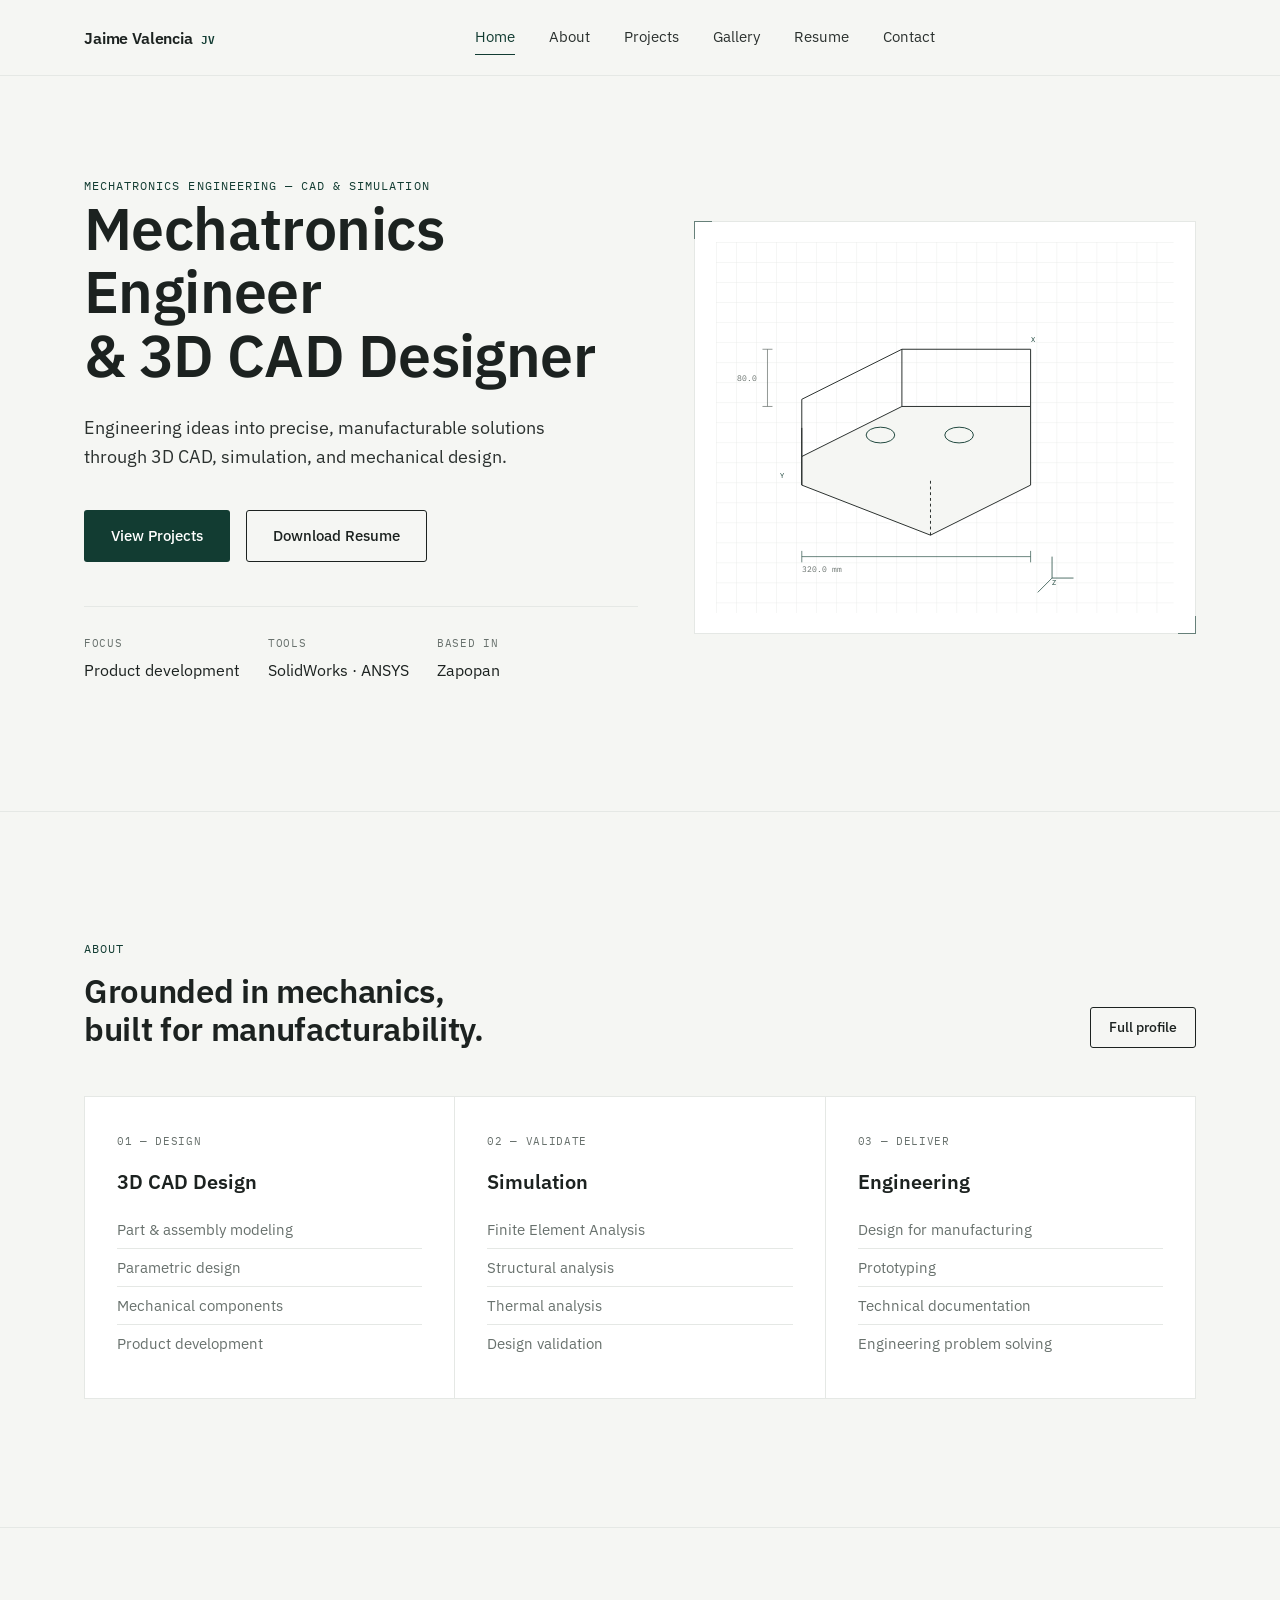
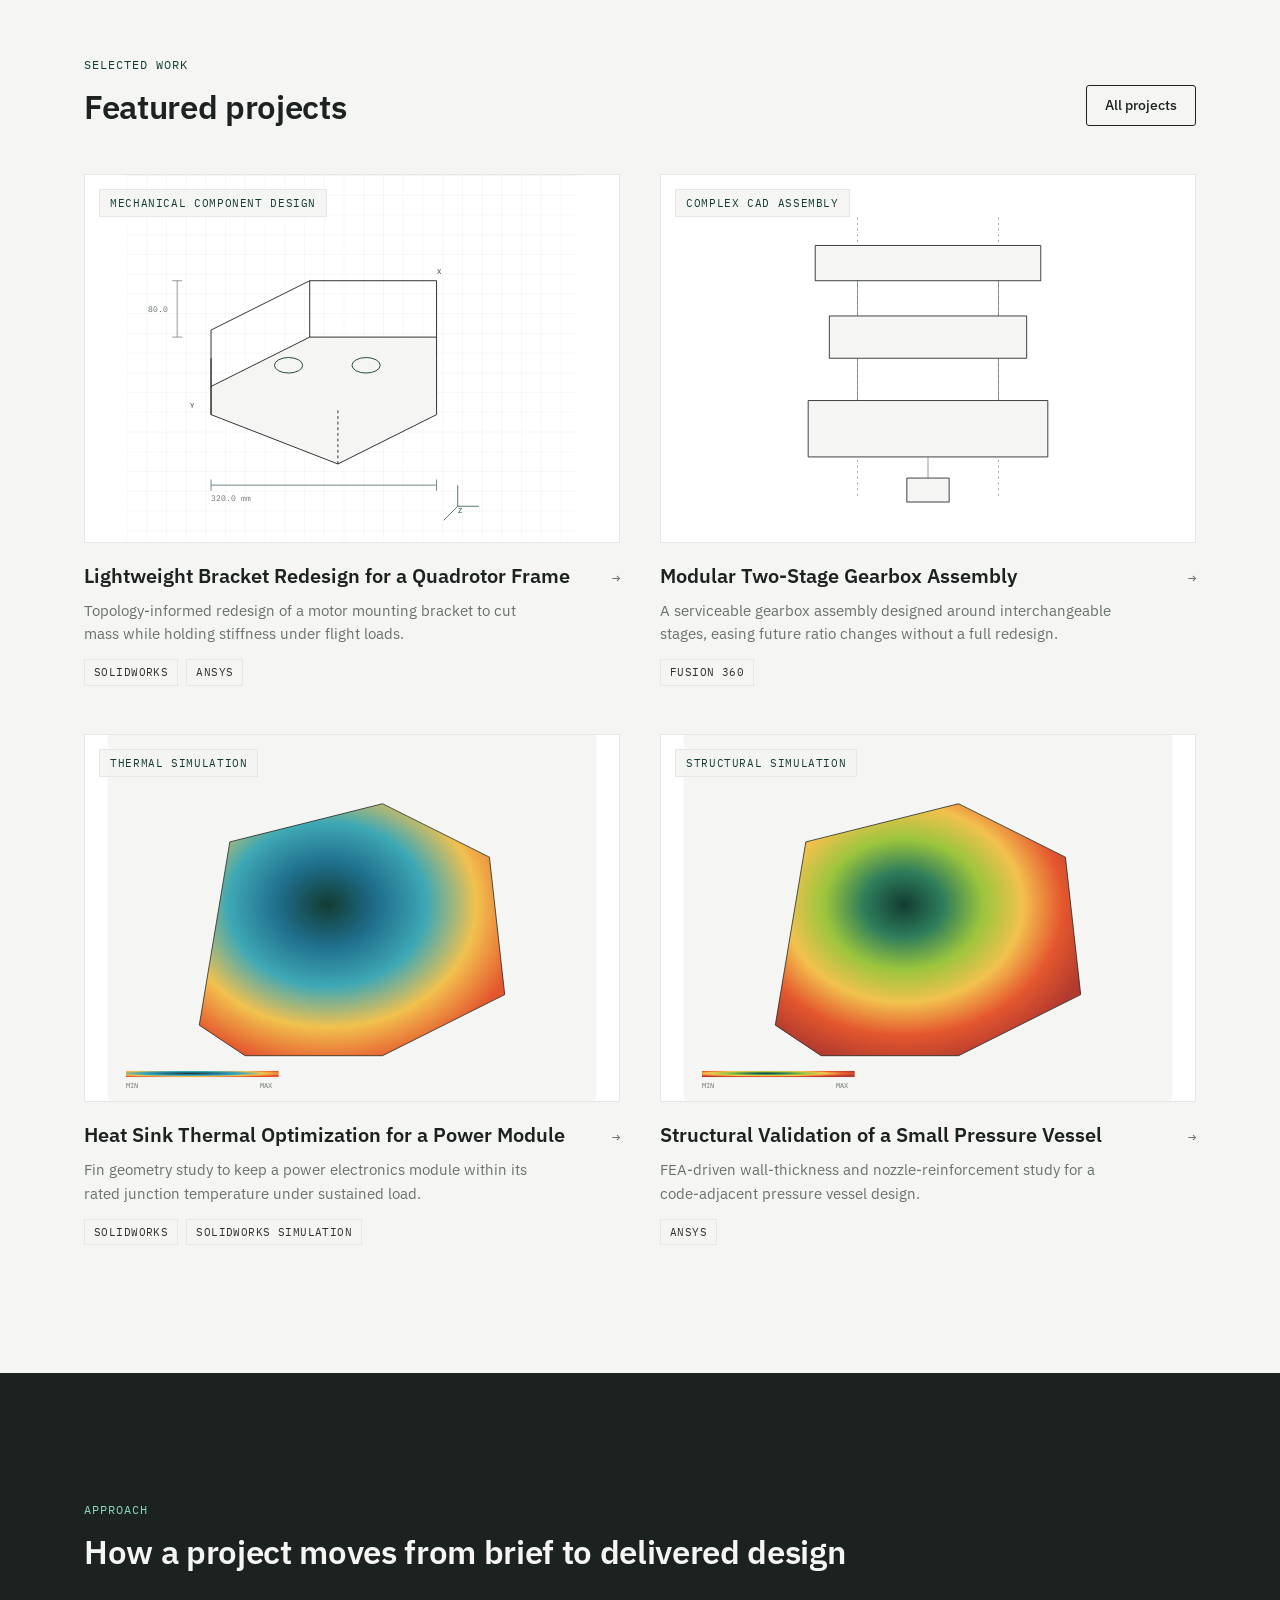
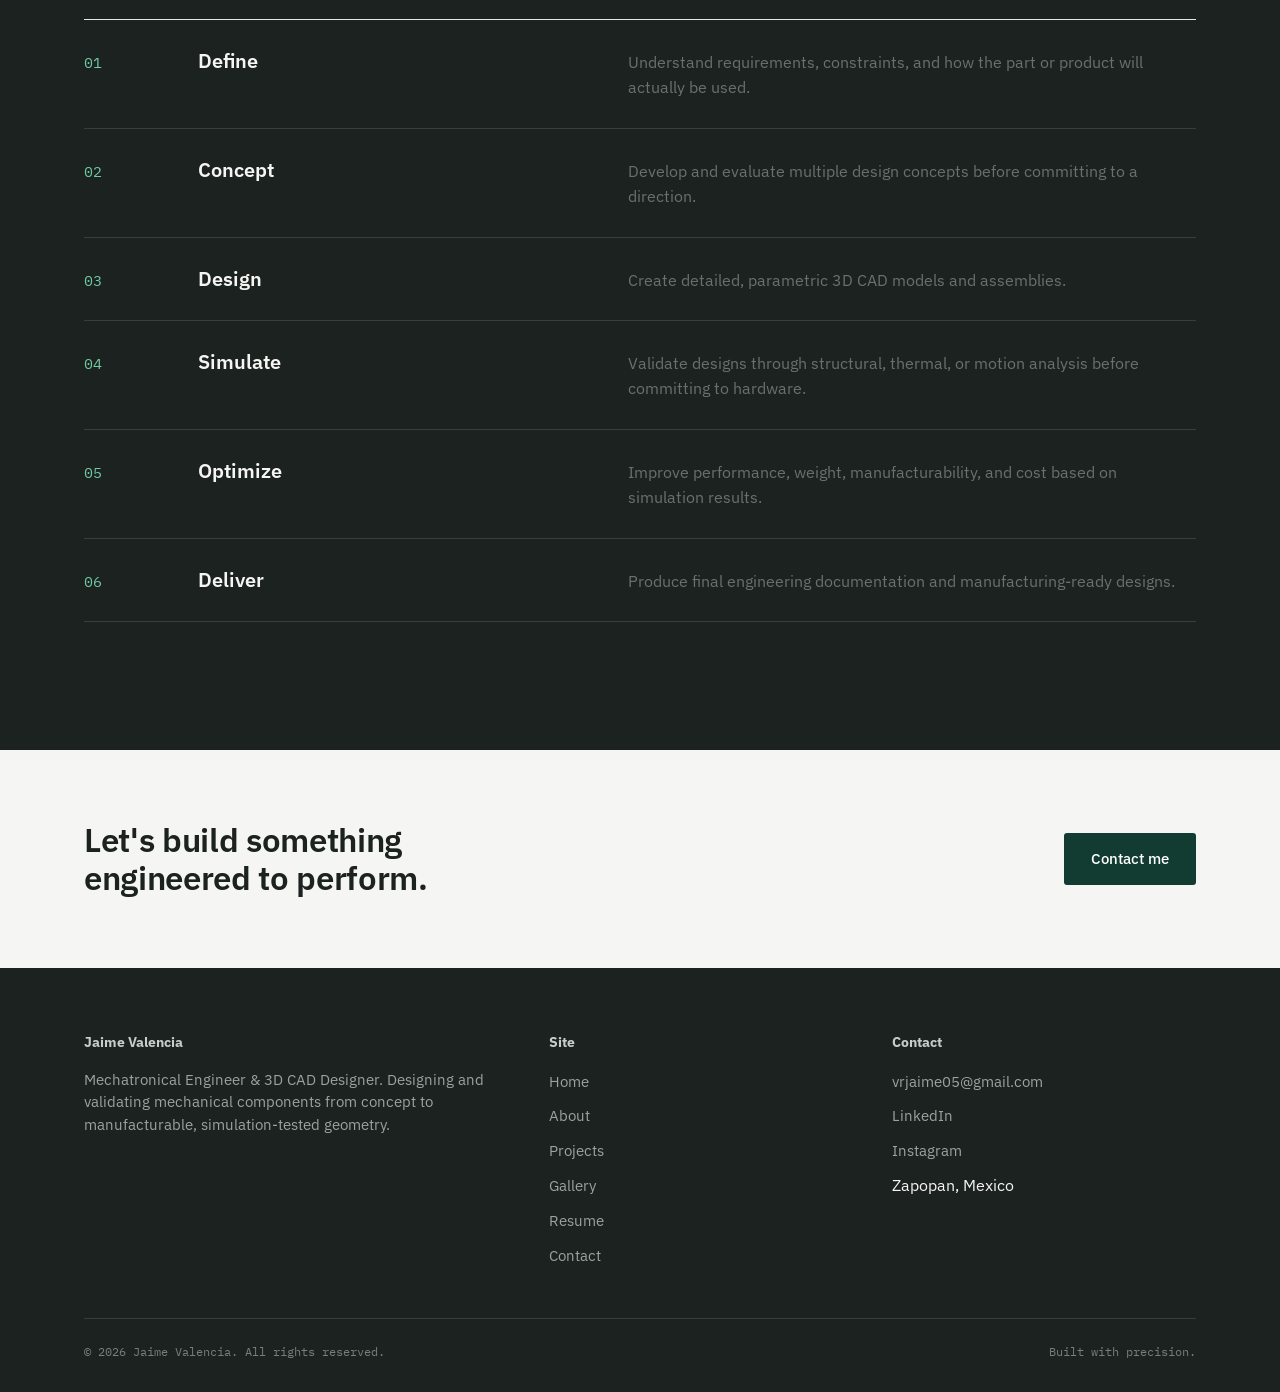
<file: public/index.html>
<!DOCTYPE html>
<html lang="en">
<head>
<meta charset="UTF-8">
<meta name="viewport" content="width=device-width, initial-scale=1.0">
<title>Jaime Valencia Rodriguez — Mechatronics Engineer & 3D CAD Designer</title>
<meta name="description" content="Portfolio of a mechatronics engineer specializing in 3D CAD design, product development, and engineering simulation.">
<link rel="stylesheet" href="css/styles.css">
</head>
<body>

<div id="site-header"></div>

<main>

  <!-- ============ HERO ============ -->
  <section class="hero">
    <div class="wrap hero__grid">
      <div>
        <span class="eyebrow hero__eyebrow">Mechatronics Engineering — CAD &amp; Simulation</span>
        <h1 class="hero__title">Mechatronics Engineer<br>&amp; 3D&nbsp;CAD Designer</h1>
        <p class="lede">Engineering ideas into precise, manufacturable solutions through 3D CAD, simulation, and mechanical design.</p>
        <div class="hero__actions">
          <a href="projects.html" class="btn btn--primary">View Projects</a>
          <a href="assets/resume-placeholder.pdf" class="btn btn--ghost" download>Download Resume</a>
        </div>
        <div class="hero__meta">
          <div>
            <span class="mono-tag">Focus</span>
            Product development
          </div>
          <div>
            <span class="mono-tag">Tools</span>
            SolidWorks · ANSYS
          </div>
          <div>
            <span class="mono-tag">Based in</span>
            Zapopan
          </div>
        </div>
      </div>
      <div class="hero__visual tick-frame" aria-hidden="true"></div>
    </div>
  </section>

  <hr class="rule">

  <!-- ============ ABOUT PREVIEW ============ -->
  <section class="section">
    <div class="wrap">
      <div class="section-head">
        <div>
          <span class="eyebrow">About</span>
          <h2>Grounded in mechanics,<br>built for manufacturability.</h2>
        </div>
        <a href="about.html" class="btn btn--ghost btn--sm">Full profile</a>
      </div>
      <div class="card-grid reveal">
        <div class="expertise-card">
          <span class="mono-tag">01 — Design</span>
          <h3>3D CAD Design</h3>
          <ul>
            <li>Part &amp; assembly modeling</li>
            <li>Parametric design</li>
            <li>Mechanical components</li>
            <li>Product development</li>
          </ul>
        </div>
        <div class="expertise-card">
          <span class="mono-tag">02 — Validate</span>
          <h3>Simulation</h3>
          <ul>
            <li>Finite Element Analysis</li>
            <li>Structural analysis</li>
            <li>Thermal analysis</li>
            <li>Design validation</li>
          </ul>
        </div>
        <div class="expertise-card">
          <span class="mono-tag">03 — Deliver</span>
          <h3>Engineering</h3>
          <ul>
            <li>Design for manufacturing</li>
            <li>Prototyping</li>
            <li>Technical documentation</li>
            <li>Engineering problem solving</li>
          </ul>
        </div>
      </div>
    </div>
  </section>

  <hr class="rule">

  <!-- ============ FEATURED PROJECTS ============ -->
  <section class="section">
    <div class="wrap">
      <div class="section-head">
        <div>
          <span class="eyebrow">Selected Work</span>
          <h2>Featured projects</h2>
        </div>
        <a href="projects.html" class="btn btn--ghost btn--sm">All projects</a>
      </div>
      <div class="project-grid" id="featuredProjects"></div>
    </div>
  </section>

  <!-- ============ PROCESS ============ -->
  <section class="section section--dark">
    <div class="wrap">
      <div class="section-head">
        <div>
          <span class="eyebrow" style="color:#8FD6BB">Approach</span>
          <h2>How a project moves from brief to delivered design</h2>
        </div>
      </div>
      <div class="process-list">
        <div class="process-item reveal">
          <span class="process-item__num">01</span>
          <h3>Define</h3>
          <p class="process-item__desc">Understand requirements, constraints, and how the part or product will actually be used.</p>
        </div>
        <div class="process-item reveal">
          <span class="process-item__num">02</span>
          <h3>Concept</h3>
          <p class="process-item__desc">Develop and evaluate multiple design concepts before committing to a direction.</p>
        </div>
        <div class="process-item reveal">
          <span class="process-item__num">03</span>
          <h3>Design</h3>
          <p class="process-item__desc">Create detailed, parametric 3D CAD models and assemblies.</p>
        </div>
        <div class="process-item reveal">
          <span class="process-item__num">04</span>
          <h3>Simulate</h3>
          <p class="process-item__desc">Validate designs through structural, thermal, or motion analysis before committing to hardware.</p>
        </div>
        <div class="process-item reveal">
          <span class="process-item__num">05</span>
          <h3>Optimize</h3>
          <p class="process-item__desc">Improve performance, weight, manufacturability, and cost based on simulation results.</p>
        </div>
        <div class="process-item reveal">
          <span class="process-item__num">06</span>
          <h3>Deliver</h3>
          <p class="process-item__desc">Produce final engineering documentation and manufacturing-ready designs.</p>
        </div>
      </div>
    </div>
  </section>

  <!-- ============ CTA ============ -->
  <section class="section section--tight">
    <div class="wrap" style="display:flex; justify-content:space-between; align-items:center; flex-wrap:wrap; gap:24px;">
      <h2 style="max-width:20ch;">Let's build something engineered to perform.</h2>
      <a href="contact.html" class="btn btn--primary">Contact me</a>
    </div>
  </section>

</main>

<div id="site-footer"></div>

<script src="js/technical-art.js"></script>
<script src="js/projects-data.js"></script>
<script src="js/main.js"></script>
<script>
  document.querySelector(".hero__visual").innerHTML = ART.isoAssembly();

  const featured = PROJECTS.slice(0, 4);
  document.getElementById("featuredProjects").innerHTML = featured.map(p => `
    <a class="project-card reveal" href="project.html?id=${p.id}">
      <div class="project-card__frame">
        <span class="project-card__discipline">${p.discipline}</span>
        ${ART.thumb(p.thumb)}
      </div>
      <div class="project-card__body">
        <div class="project-card__row">
          <h3>${p.title}</h3>
          <span class="project-card__arrow">&#8594;</span>
        </div>
        <p class="project-card__desc">${p.summary}</p>
        <div class="project-card__software">
          ${p.software.map(s => `<span class="chip">${s}</span>`).join("")}
        </div>
      </div>
    </a>
  `).join("");
  initReveal();
</script>
</body>
</html>
</file>
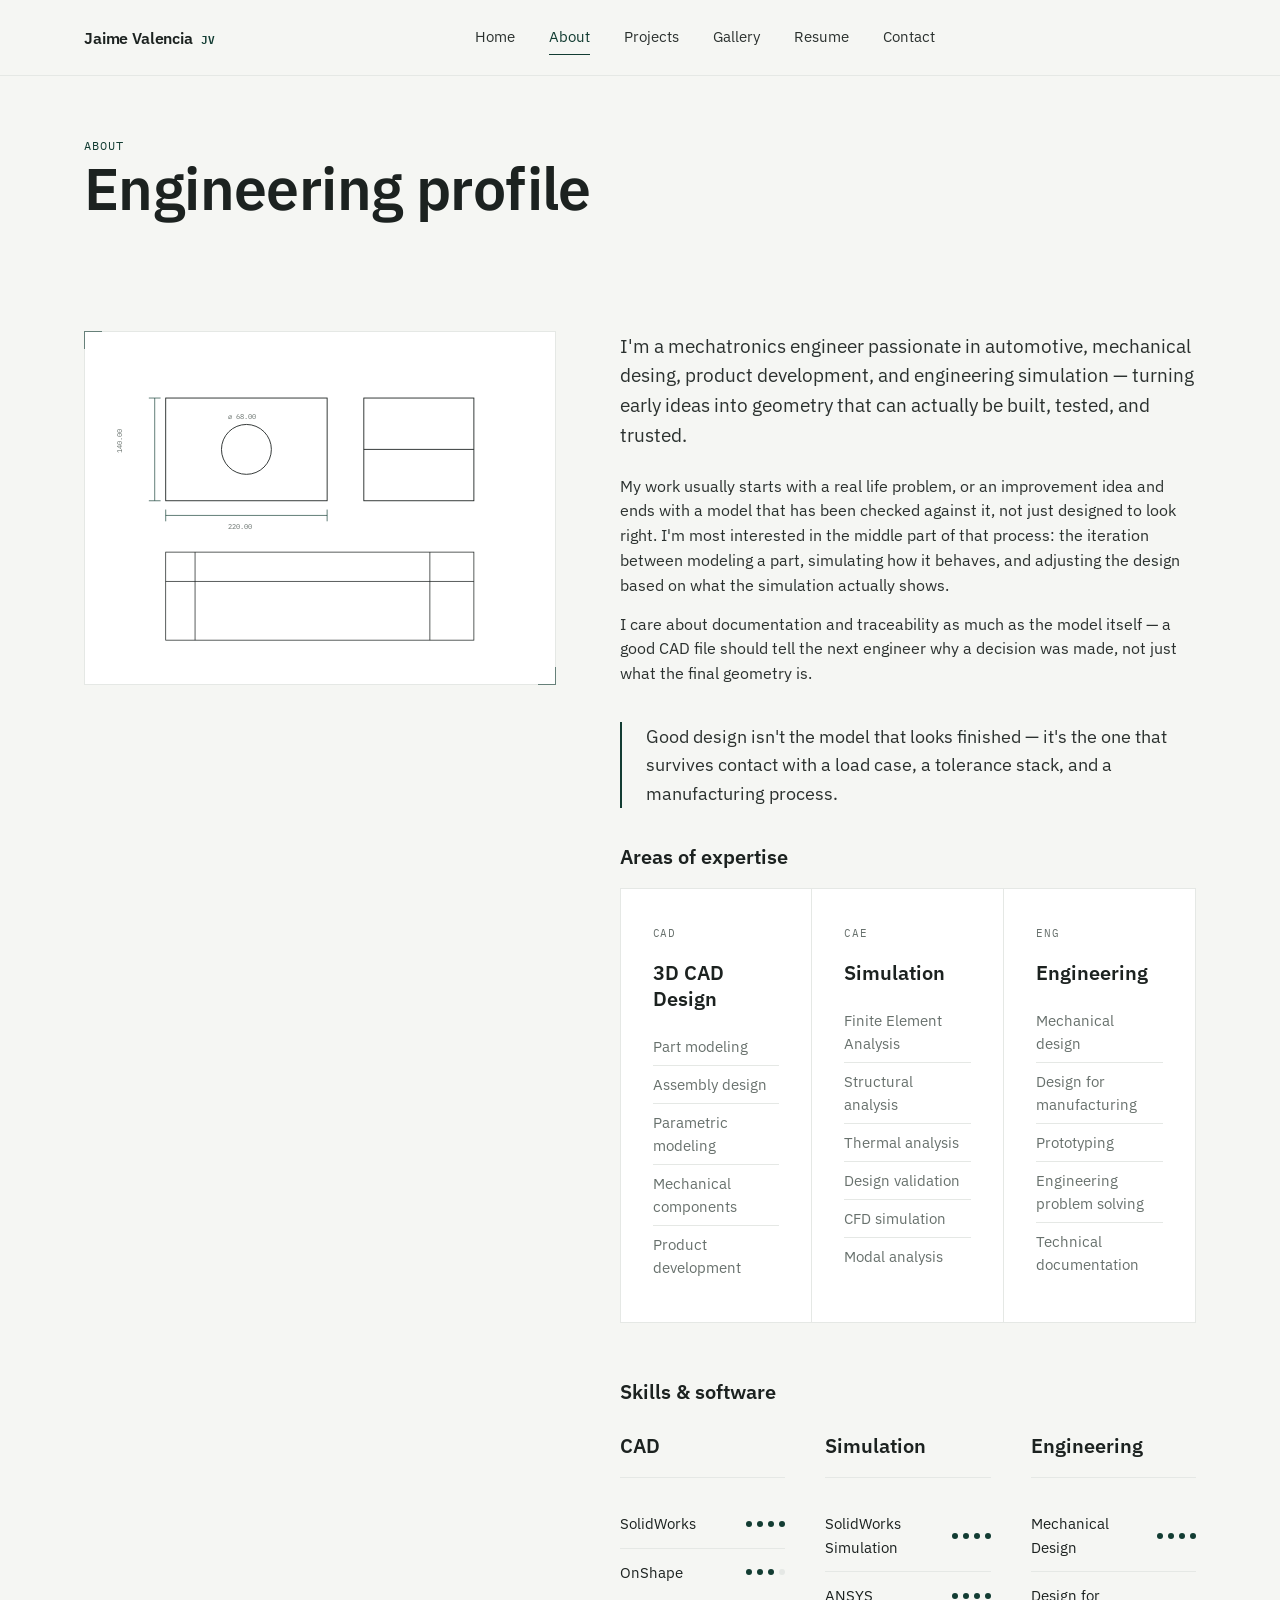
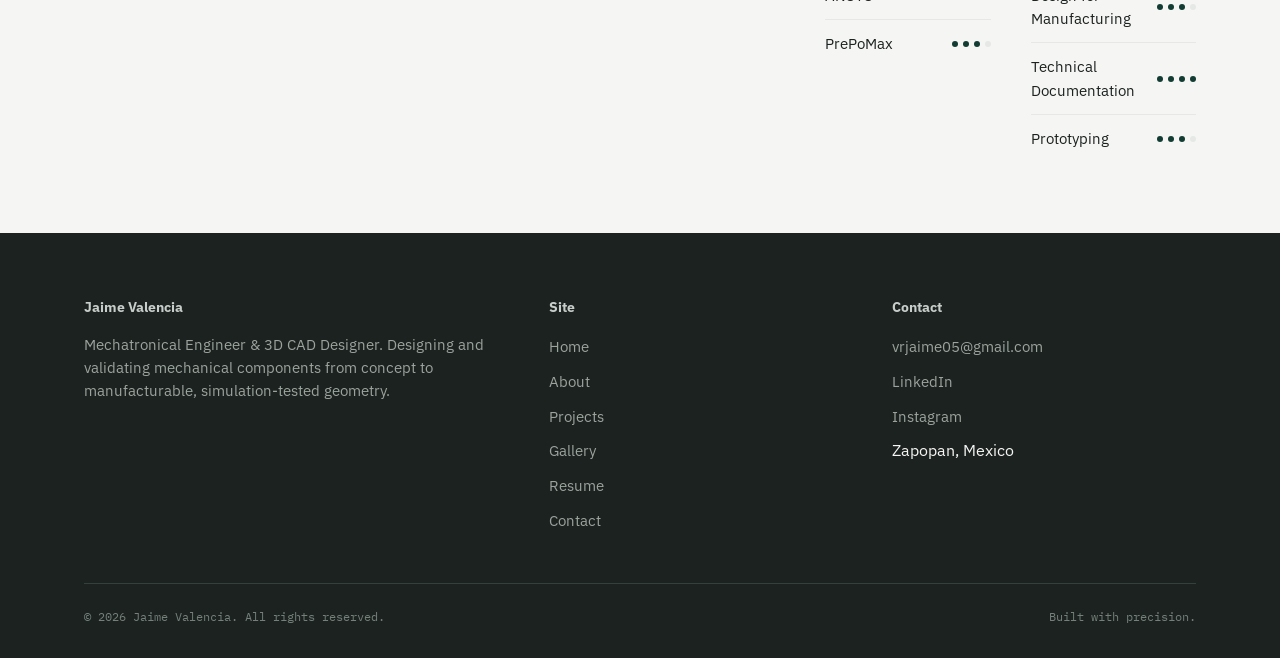
<file: public/about.html>
<!DOCTYPE html>
<html lang="en">
<head>
<meta charset="UTF-8">
<meta name="viewport" content="width=device-width, initial-scale=1.0">
<title>About — Jaime Valencia Rodriguez</title>
<meta name="description" content="Engineering profile, philosophy, and areas of expertise.">
<link rel="stylesheet" href="css/styles.css">
</head>
<body>

<div id="site-header"></div>

<main>
  <div class="wrap page-title-block">
    <span class="eyebrow">About</span>
    <h1>Engineering profile</h1>
  </div>

  <section class="section section--tight">
    <div class="wrap about-grid">
      <div class="about-figure tick-frame" id="aboutFigure"></div>
      <div>
        <p class="lede" style="max-width:60ch; font-size:1.2rem;">
          I'm a mechatronics engineer passionate in automotive, mechanical desing, product development,
          and engineering simulation — turning early ideas into geometry that can actually be built, tested, and trusted.
        </p>

        <p style="margin-top:24px; color:var(--charcoal); max-width:62ch;">
          My work usually starts with a real life problem, or an improvement idea and ends 
          with a model that has been checked against it, not just designed to look right.
          I'm most interested in the middle part of that process: the iteration between modeling a part, 
          simulating how it behaves, and adjusting the design based on what the simulation actually shows.
        </p>
        <p style="margin-top:14px; color:var(--charcoal); max-width:62ch;">
          I care about documentation and traceability as much as the model itself — a good CAD file
          should tell the next engineer why a decision was made, not just what the final geometry is.
        </p>

        <blockquote class="philosophy-quote">
          Good design isn't the model that looks finished — it's the one that survives contact
          with a load case, a tolerance stack, and a manufacturing process.
        </blockquote>

        <h3 style="margin-bottom:18px;">Areas of expertise</h3>
        <div class="card-grid" style="margin-bottom:56px;">
          <div class="expertise-card">
            <span class="mono-tag">CAD</span>
            <h3>3D CAD Design</h3>
            <ul>
              <li>Part modeling</li>
              <li>Assembly design</li>
              <li>Parametric modeling</li>
              <li>Mechanical components</li>
              <li>Product development</li>
            </ul>
          </div>
          <div class="expertise-card">
            <span class="mono-tag">CAE</span>
            <h3>Simulation</h3>
            <ul>
              <li>Finite Element Analysis</li>
              <li>Structural analysis</li>
              <li>Thermal analysis</li>
              <li>Design validation</li>
              <li>CFD simulation</li>
              <li>Modal analysis</li>
            </ul>
          </div>
          <div class="expertise-card">
            <span class="mono-tag">ENG</span>
            <h3>Engineering</h3>
            <ul>
              <li>Mechanical design</li>
              <li>Design for manufacturing</li>
              <li>Prototyping</li>
              <li>Engineering problem solving</li>
              <li>Technical documentation</li>
            </ul>
          </div>
        </div>

        <h3 style="margin-bottom:8px;">Skills &amp; software</h3>
        <p class="muted" style="margin-bottom:28px; max-width:56ch;">
        </p>
        <div class="skills-groups">
          <div class="skills-group">
            <h3>CAD</h3>
            <div id="skillsCad"></div>
          </div>
          <div class="skills-group">
            <h3>Simulation</h3>
            <div id="skillsSim"></div>
          </div>
          <div class="skills-group">
            <h3>Engineering</h3>
            <div id="skillsEng"></div>
          </div>
        </div>
      </div>
    </div>
  </section>
</main>

<div id="site-footer"></div>

<script src="js/technical-art.js"></script>
<script src="js/projects-data.js"></script>
<script src="js/main.js"></script>
<script>
  document.getElementById("aboutFigure").innerHTML = ART.orthoDrawing();

  /* Edit this object to change what's listed under Skills & software.
     level is 1–4 and controls how many of the 4 dots are filled. */
  const SKILLS = {
    cad: [
      { name: "SolidWorks", level: 4 },
      { name: "OnShape", level: 3 },
    ],
    sim: [
      { name: "SolidWorks Simulation", level: 4 },
      { name: "ANSYS", level: 4 },
      { name: "PrePoMax", level: 3 }
    ],
    eng: [
      { name: "Mechanical &#10; Design", level: 4 },
      { name: "Design for Manufacturing", level: 3 },
      { name: "Technical Documentation", level: 4 },
      { name: "Prototyping", level: 3 }
    ]
  };

  function renderSkillGroup(mountId, items){
    document.getElementById(mountId).innerHTML = items.map(item => `
      <div class="skill-row">
        <span class="skill-row__name">${item.name}</span>
        <span class="skill-dots">
          ${[1,2,3,4].map(i => `<span class="${i <= item.level ? "is-filled" : ""}"></span>`).join("")}
        </span>
      </div>
    `).join("");
  }
  renderSkillGroup("skillsCad", SKILLS.cad);
  renderSkillGroup("skillsSim", SKILLS.sim);
  renderSkillGroup("skillsEng", SKILLS.eng);
</script>
</body>
</html>
</file>
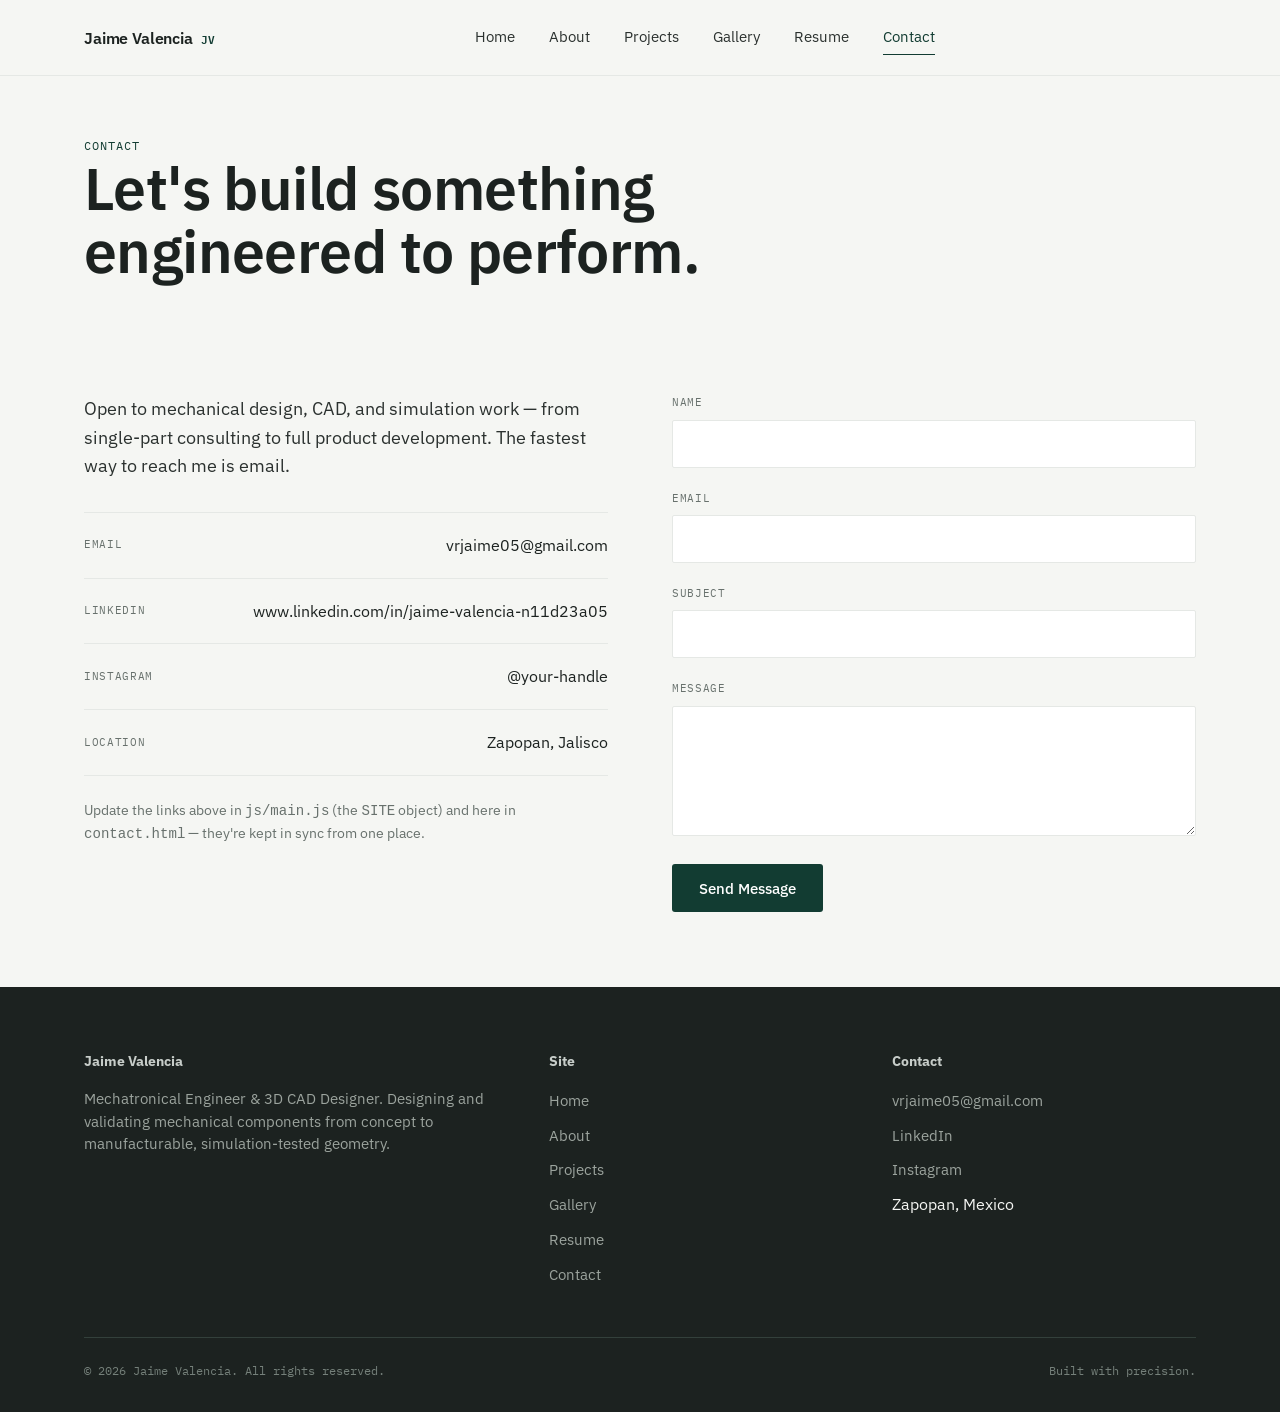
<file: public/contact.html>
<!DOCTYPE html>
<html lang="en">
<head>
<meta charset="UTF-8">
<meta name="viewport" content="width=device-width, initial-scale=1.0">
<title>Contact — Jaime Valencia Rodriguez</title>
<meta name="description" content="Get in touch about engineering, CAD, or simulation work.">
<link rel="stylesheet" href="css/styles.css">
</head>
<body>

<div id="site-header"></div>

<main>
  <div class="wrap page-title-block">
    <span class="eyebrow">Contact</span>
    <h1>Let's build something<br>engineered to perform.</h1>
  </div>

  <section class="section section--tight">
    <div class="wrap contact-layout">

      <div>
        <p class="lede">
          Open to mechanical design, CAD, and simulation work — from single-part
          consulting to full product development. The fastest way to reach me is email.
        </p>
        <ul class="contact-list">
          <li>
            <span class="mono-tag">Email</span>
            <a href="mailto:yourname@gmail.com">vrjaime05@gmail.com</a>
          </li>
          <li>
            <span class="mono-tag">LinkedIn</span>
            <a href="https://www.linkedin.com/in/your-profile" target="_blank" rel="noopener">www.linkedin.com/in/jaime-valencia-n11d23a05</a>
          </li>
          <li>
            <span class="mono-tag">Instagram</span>
            <a href="https://www.instagram.com/your-handle" target="_blank" rel="noopener">@your-handle</a>
          </li>
          <li>
            <span class="mono-tag">Location</span>
            <span>Zapopan, Jalisco</span>
          </li>
        </ul>
        <p class="muted" style="margin-top:24px; font-size:0.88rem;">
          Update the links above in <code>js/main.js</code> (the <code>SITE</code> object) and here in <code>contact.html</code> — they're kept in sync from one place.
        </p>
      </div>

      <div>
        <form id="contactForm">
          <div class="field">
            <label for="name">Name</label>
            <input type="text" id="name" name="name" required>
          </div>
          <div class="field">
            <label for="email">Email</label>
            <input type="email" id="email" name="email" required>
          </div>
          <div class="field">
            <label for="subject">Subject</label>
            <input type="text" id="subject" name="subject" required>
          </div>
          <div class="field">
            <label for="message">Message</label>
            <textarea id="message" name="message" required></textarea>
          </div>
          <button type="submit" class="btn btn--primary">Send Message</button>
          <p class="form-note muted" id="formNote"></p>
        </form>
      </div>

    </div>
  </section>
</main>

<div id="site-footer"></div>

<script src="js/technical-art.js"></script>
<script src="js/projects-data.js"></script>
<script src="js/main.js"></script>
</body>
</html>
</file>
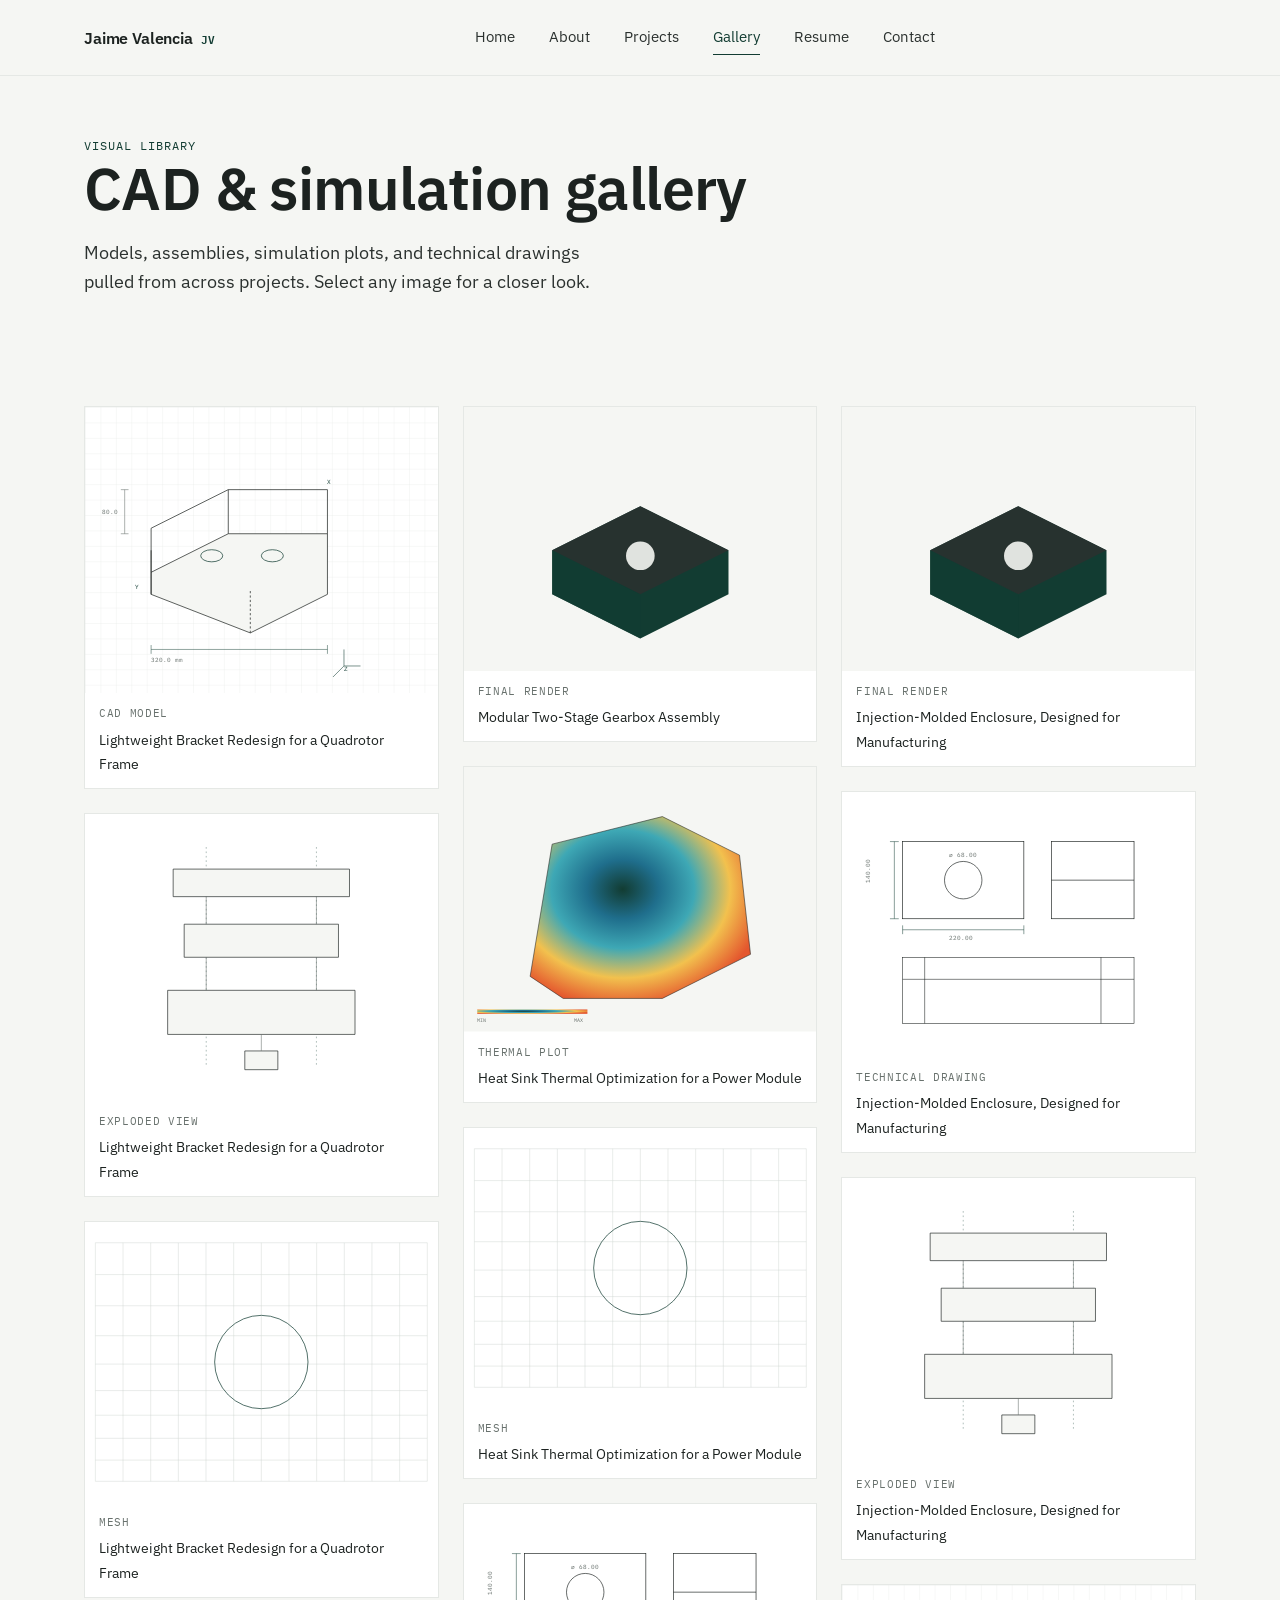
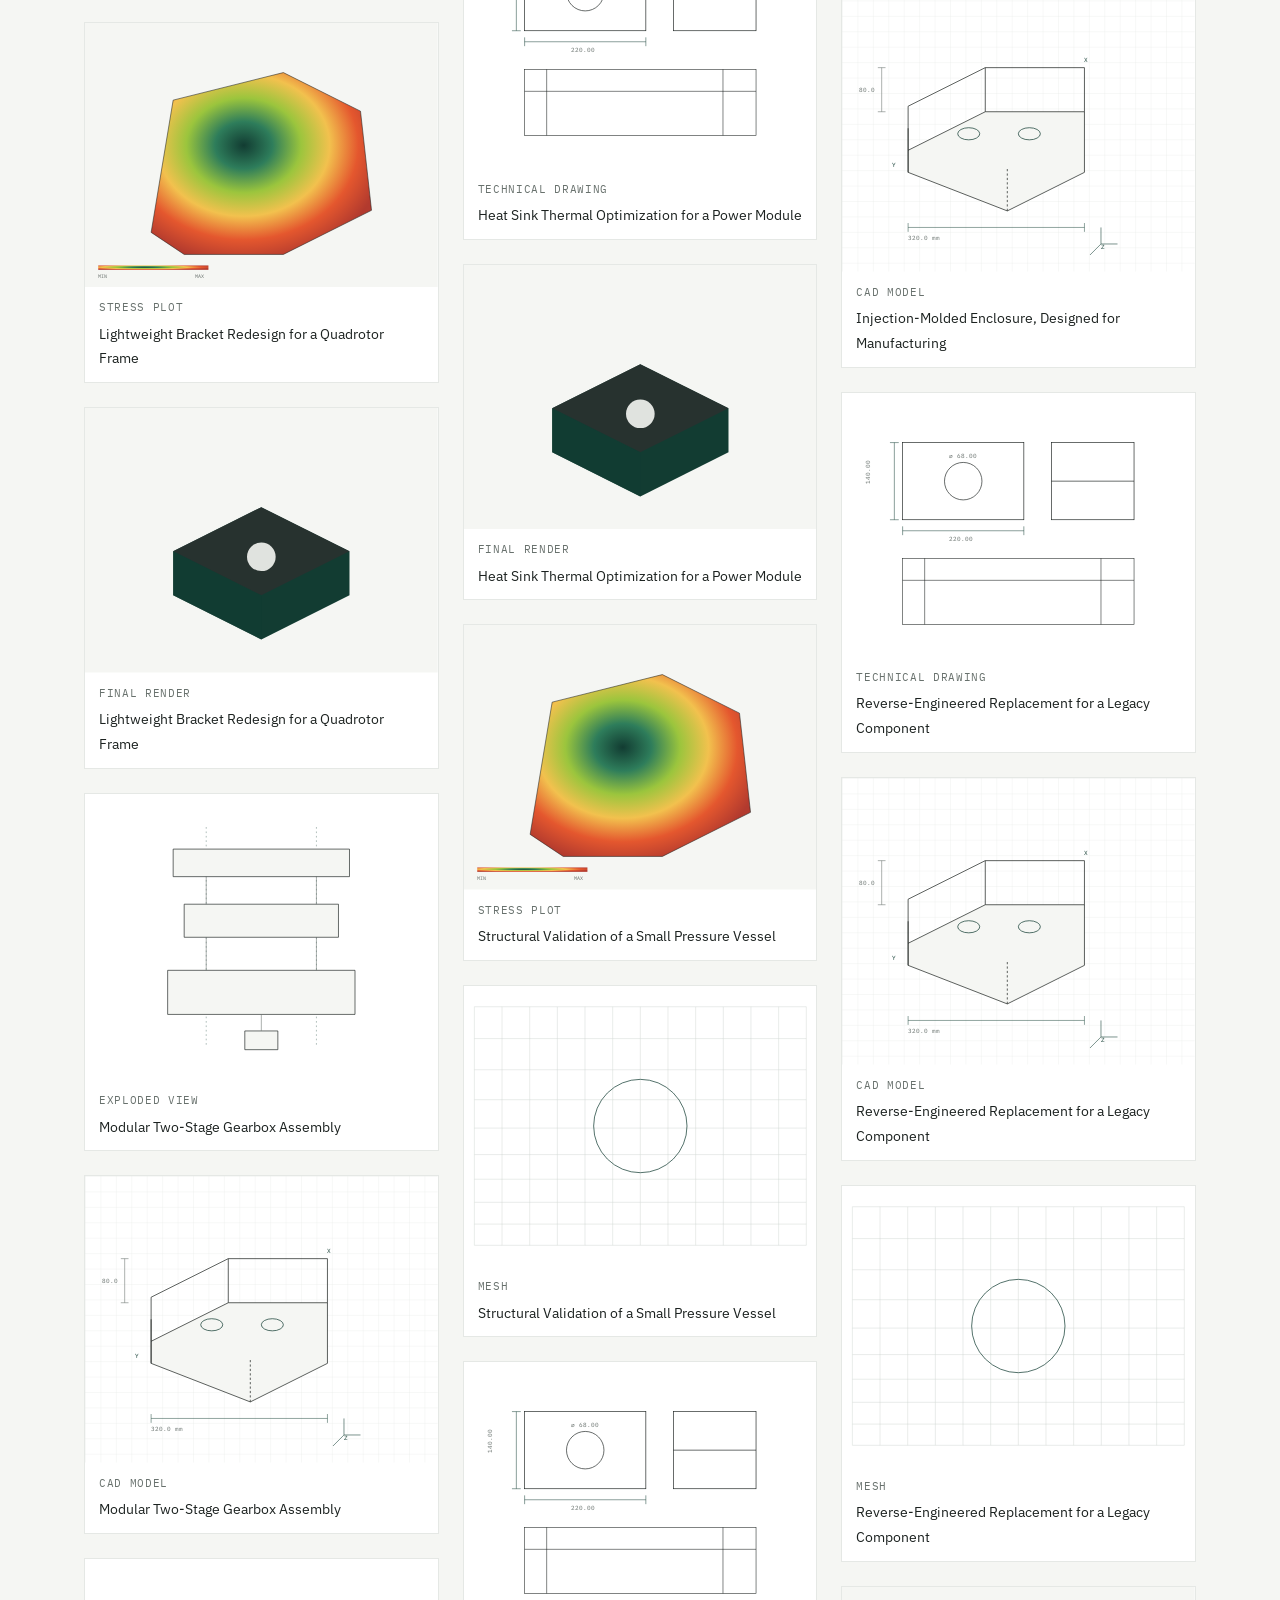
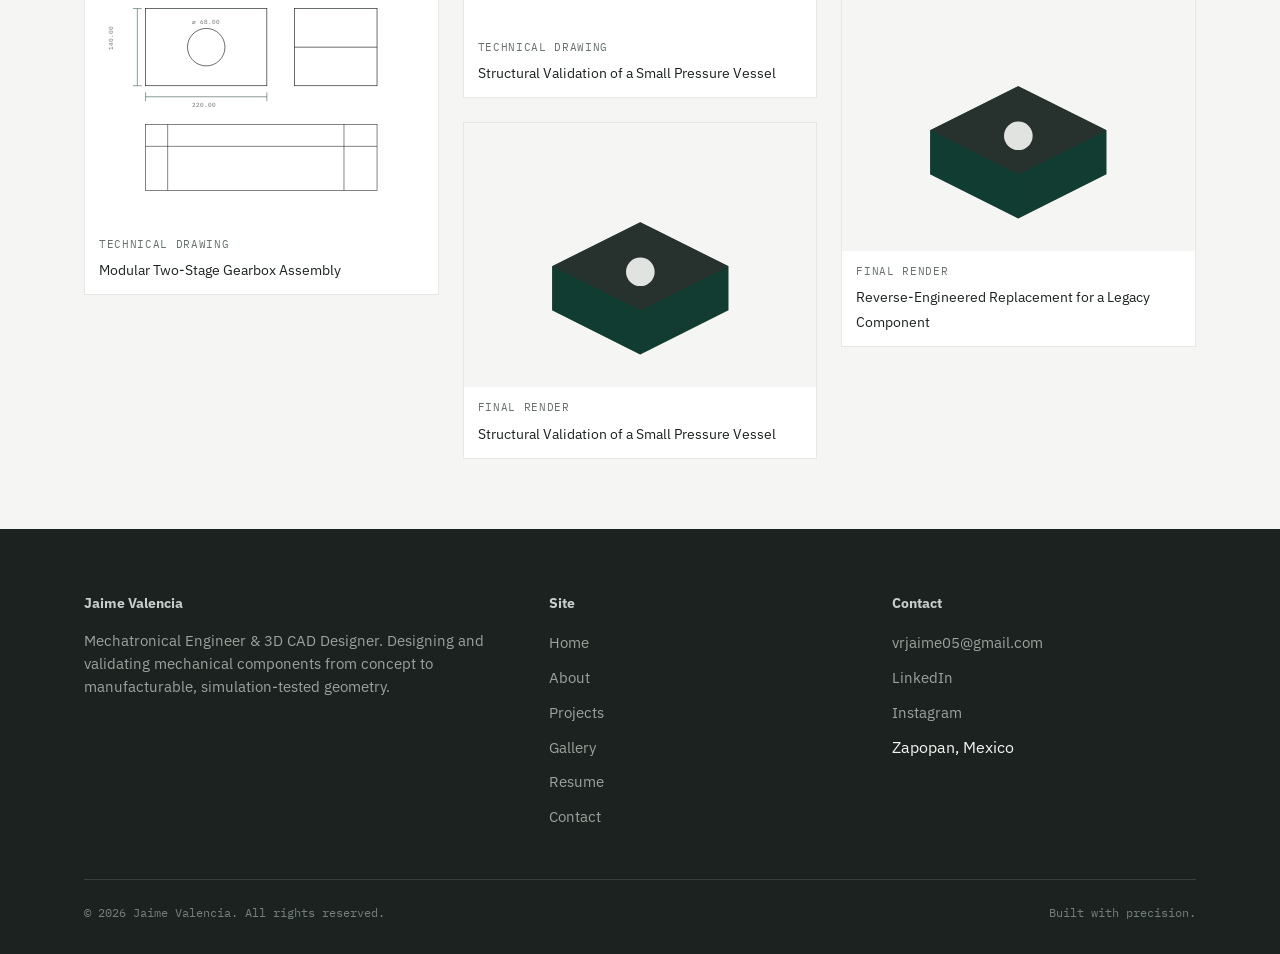
<file: public/gallery.html>
<!DOCTYPE html>
<html lang="en">
<head>
<meta charset="UTF-8">
<meta name="viewport" content="width=device-width, initial-scale=1.0">
<title>CAD & Simulation Gallery — Your Name</title>
<meta name="description" content="A browsable gallery of CAD models, assemblies, simulation plots, and technical drawings.">
<link rel="stylesheet" href="css/styles.css">
</head>
<body>

<div id="site-header"></div>

<main>
  <div class="wrap page-title-block">
    <span class="eyebrow">Visual Library</span>
    <h1>CAD &amp; simulation gallery</h1>
    <p class="lede" style="margin-top:18px;">Models, assemblies, simulation plots, and technical drawings pulled from across projects. Select any image for a closer look.</p>
  </div>

  <section class="section section--tight">
    <div class="wrap">
      <div class="masonry" id="masonryGrid"></div>
    </div>
  </section>
</main>

<div id="site-footer"></div>

<!-- Lightbox -->
<div class="lightbox" id="lightbox">
  <button class="lightbox__close">Close &#10005;</button>
  <div class="lightbox__inner">
    <div class="lightbox__frame"></div>
    <div class="lightbox__meta">
      <h3 data-lb-title></h3>
      <p data-lb-desc></p>
      <p class="mono-tag" style="margin-top:10px;">
        <span data-lb-discipline></span> &nbsp;·&nbsp; <span data-lb-software></span>
      </p>
    </div>
  </div>
</div>

<script src="js/technical-art.js"></script>
<script src="js/projects-data.js"></script>
<script src="js/main.js"></script>
<script>
  /* Build one gallery entry per (project, art-kind) pair. */
  const galleryItems = [];
  PROJECTS.forEach(p => {
    p.gallery.forEach(kind => {
      galleryItems.push({
        art: ART.thumb(kind),
        title: p.title,
        description: p.summary,
        discipline: p.discipline,
        software: p.software.join(", "),
        kind
      });
    });
  });

  const kindLabel = {
    iso: "CAD Model", mesh: "Mesh", stress: "Stress Plot",
    thermal: "Thermal Plot", exploded: "Exploded View",
    ortho: "Technical Drawing", render: "Final Render"
  };

  document.getElementById("masonryGrid").innerHTML = galleryItems.map((item, i) => `
    <div class="masonry-item reveal" data-lightbox-index="${i}">
      ${item.art}
      <div class="masonry-item__cap">
        <span class="mono-tag">${kindLabel[item.kind] || "Figure"}</span>
        <span style="font-size:0.88rem;">${item.title}</span>
      </div>
    </div>
  `).join("");

  initReveal();
  initLightbox(galleryItems);
</script>
</body>
</html>
</file>
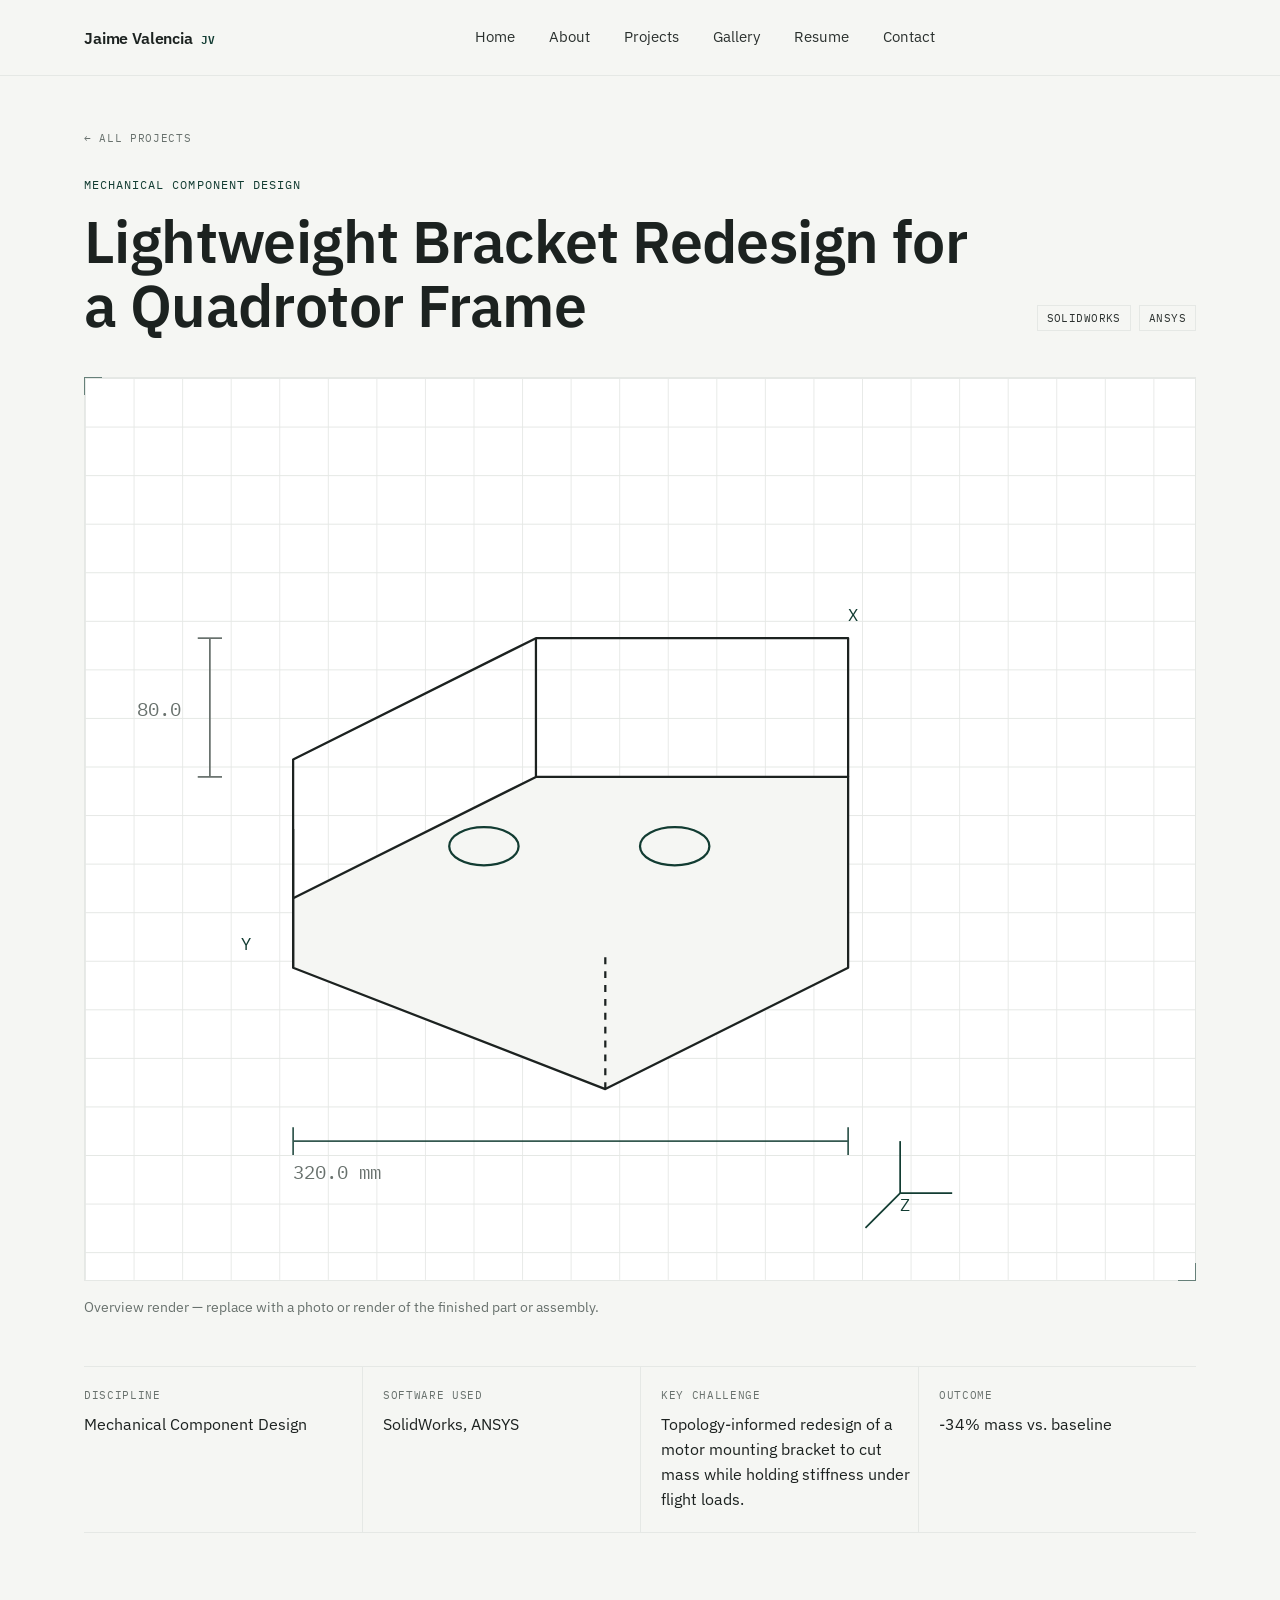
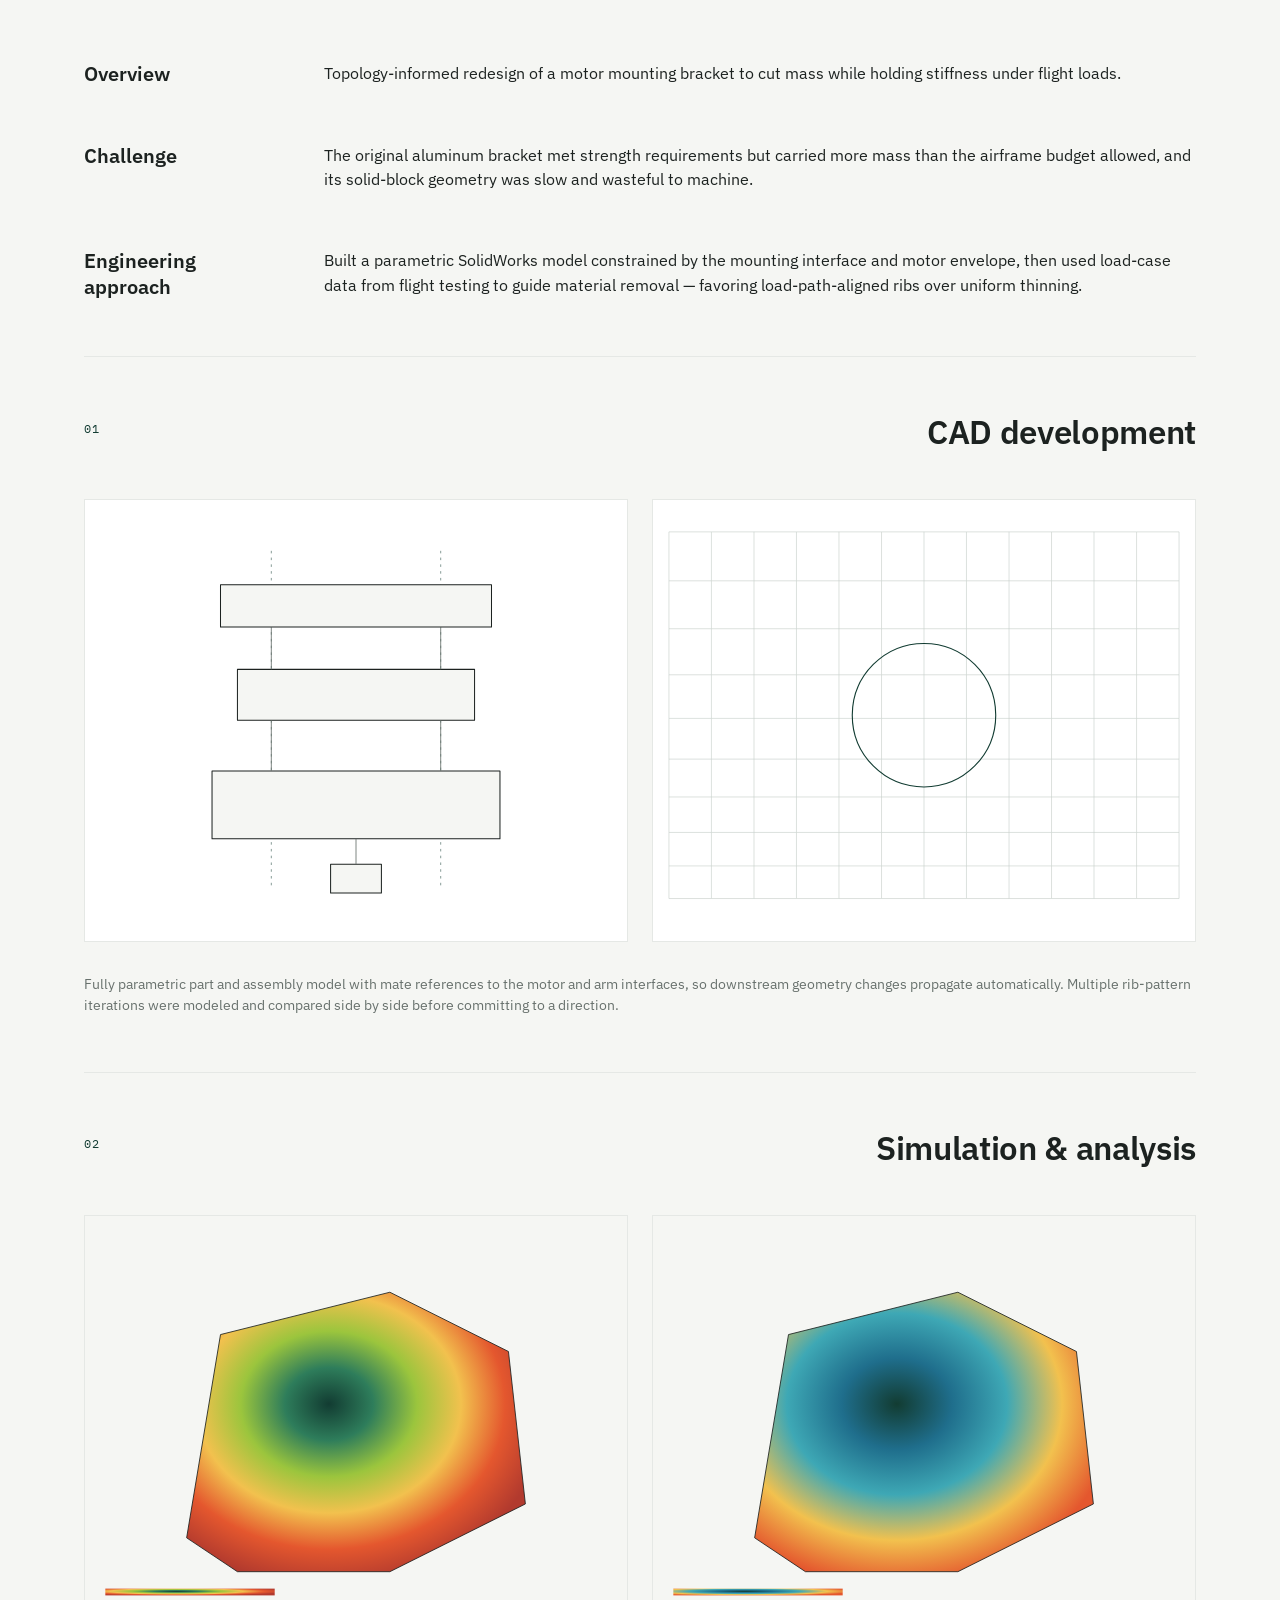
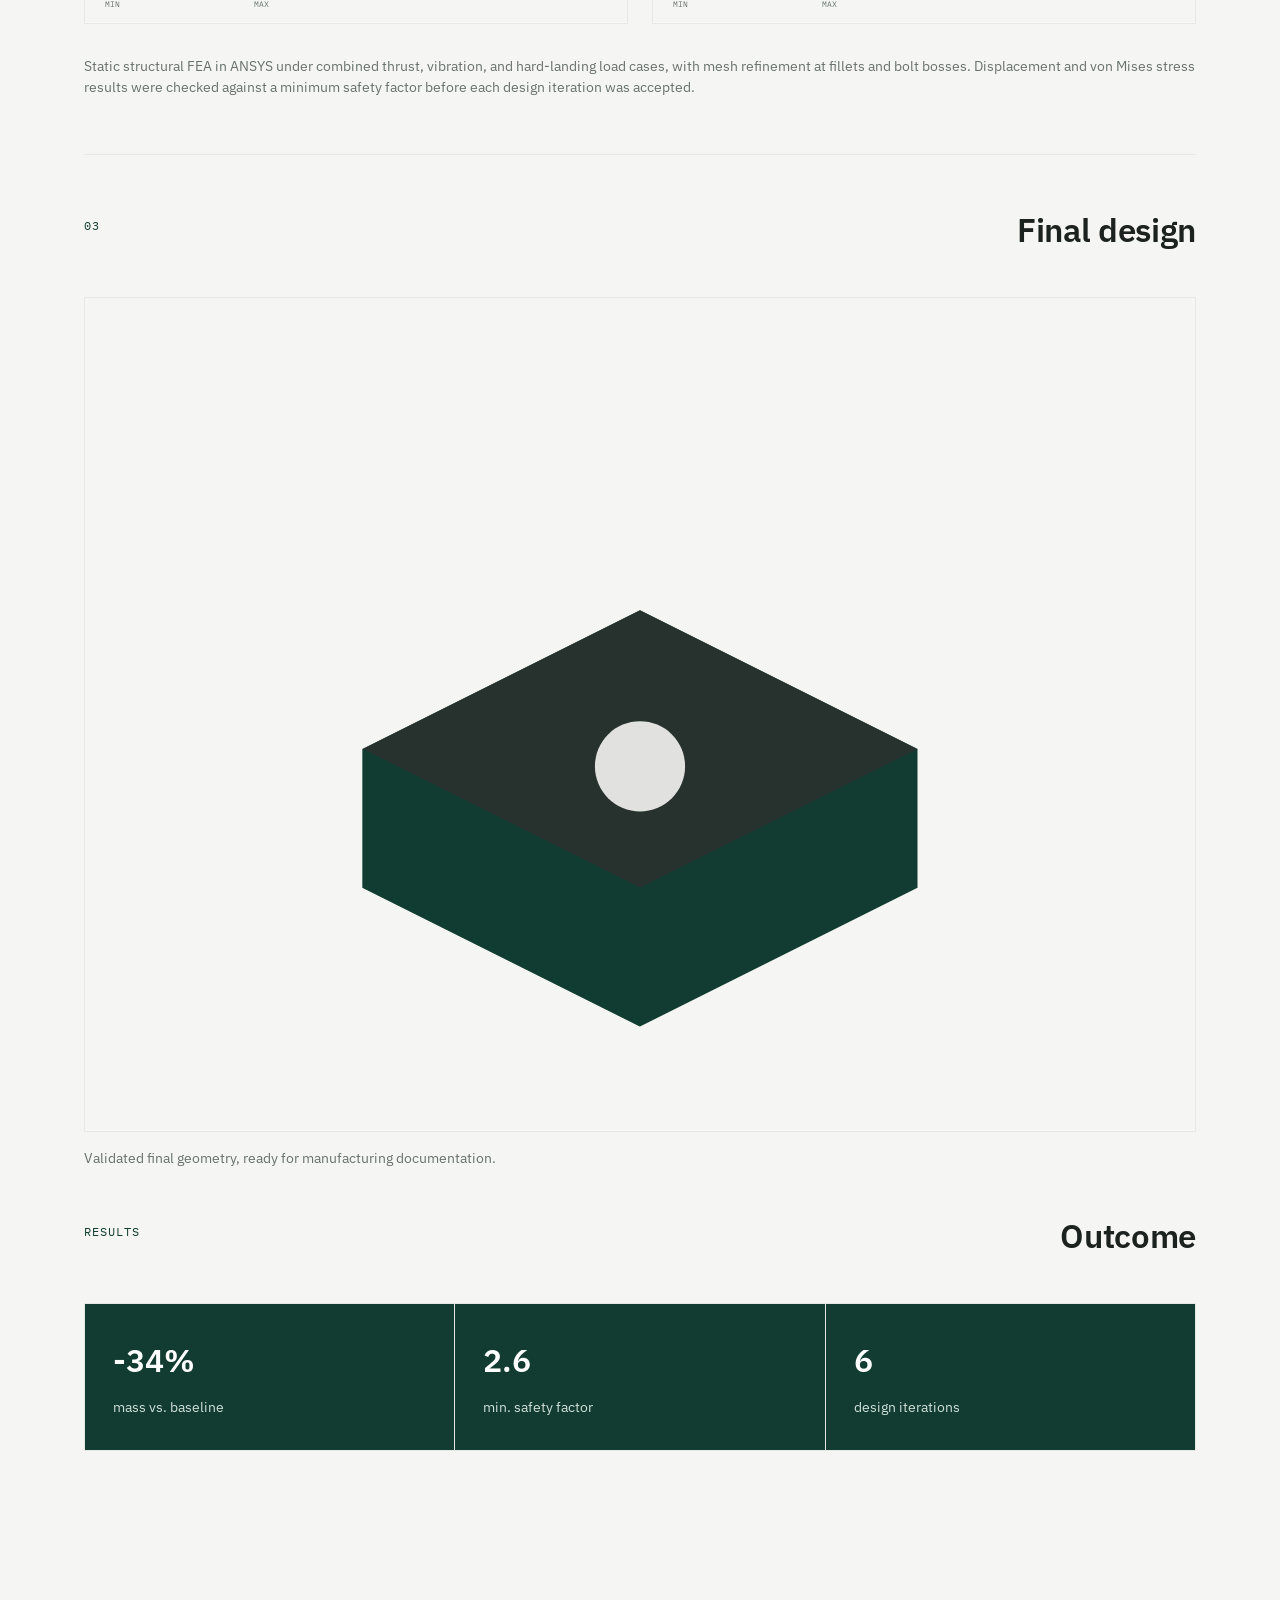
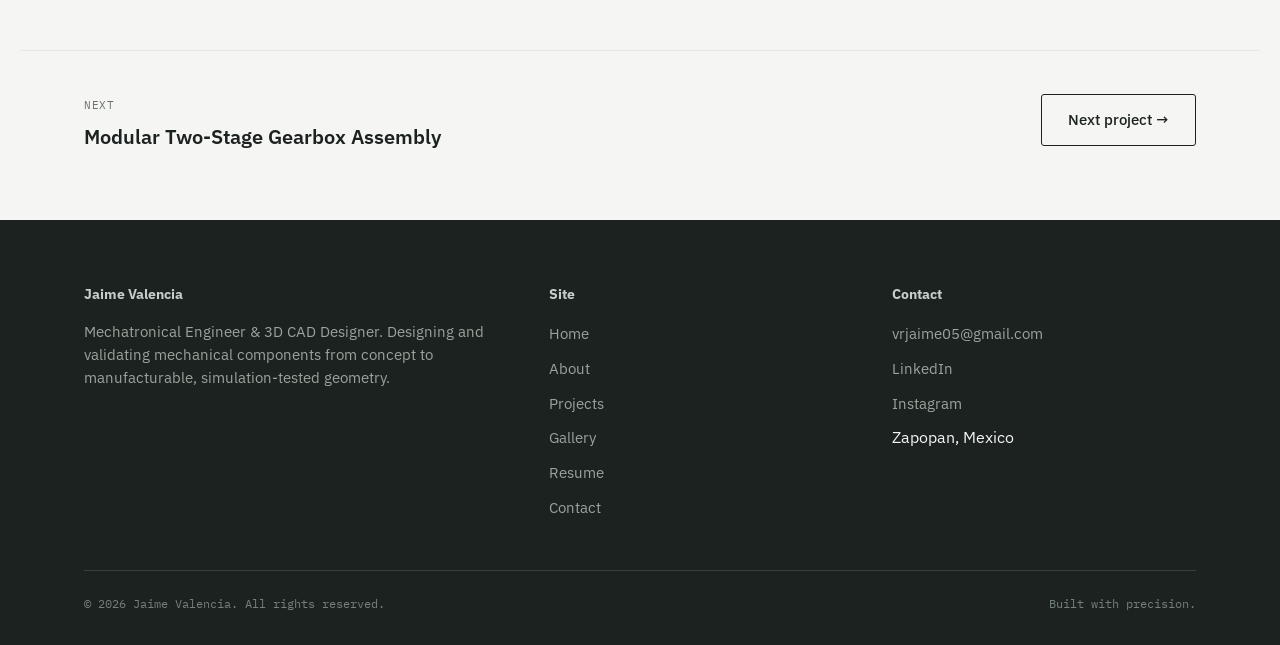
<file: public/project.html>
<!DOCTYPE html>
<html lang="en">
<head>
<meta charset="UTF-8">
<meta name="viewport" content="width=device-width, initial-scale=1.0">
<title id="pageTitle">Project — Your Name</title>
<link rel="stylesheet" href="css/styles.css">
</head>
<body>

<div id="site-header"></div>

<main>
  <div class="wrap case-hero">
    <a href="projects.html" class="mono-tag" style="display:inline-block; margin-bottom:24px;">&#8592; All projects</a>
    <div class="case-hero__grid">
      <div>
        <span class="eyebrow" id="caseDiscipline">Discipline</span>
        <h1 id="caseTitle" style="margin-top:14px;">Project title</h1>
      </div>
      <div class="project-card__software" id="caseSoftware" style="margin-bottom:6px;"></div>
    </div>

    <div class="case-figure tick-frame" id="caseHeroFigure"></div>
    <p class="case-figure-cap">Overview render — replace with a photo or render of the finished part or assembly.</p>

    <div class="case-meta-strip">
      <div>
        <span class="mono-tag">Discipline</span>
        <span id="metaDiscipline"></span>
      </div>
      <div>
        <span class="mono-tag">Software used</span>
        <span id="metaSoftware"></span>
      </div>
      <div>
        <span class="mono-tag">Key challenge</span>
        <span id="metaChallenge"></span>
      </div>
      <div>
        <span class="mono-tag">Outcome</span>
        <span id="metaOutcome"></span>
      </div>
    </div>
  </div>

  <section class="section">
    <div class="wrap">

      <div class="case-body reveal">
        <h3>Overview</h3>
        <p id="caseSummary"></p>
      </div>

      <div class="case-body reveal">
        <h3>Challenge</h3>
        <p id="caseChallenge"></p>
      </div>

      <div class="case-body reveal">
        <h3>Engineering approach</h3>
        <p id="caseApproach"></p>
      </div>

      <hr class="rule" style="margin-bottom:56px;">

      <div class="section-head">
        <span class="eyebrow">01</span>
        <h2>CAD development</h2>
      </div>
      <div class="case-two-col reveal">
        <div class="case-figure" id="cadFigureA"></div>
        <div class="case-figure" id="cadFigureB"></div>
      </div>
      <p class="case-figure-cap" id="caseCadNote"></p>

      <hr class="rule" style="margin: 56px 0;">

      <div class="section-head">
        <span class="eyebrow">02</span>
        <h2>Simulation &amp; analysis</h2>
      </div>
      <div class="case-two-col reveal">
        <div class="case-figure" id="simFigureA"></div>
        <div class="case-figure" id="simFigureB"></div>
      </div>
      <p class="case-figure-cap" id="caseSimNote"></p>

      <hr class="rule" style="margin: 56px 0;">

      <div class="section-head">
        <span class="eyebrow">03</span>
        <h2>Final design</h2>
      </div>
      <div class="case-figure reveal" id="finalFigure"></div>
      <p class="case-figure-cap">Validated final geometry, ready for manufacturing documentation.</p>

      <div class="section-head" style="margin-top:40px;">
        <span class="eyebrow">Results</span>
        <h2>Outcome</h2>
      </div>
      <div class="results-strip reveal" id="resultsStrip"></div>

    </div>
  </section>

  <section class="section section--tight">
    <div class="wrap" style="display:flex; justify-content:space-between; align-items:center; flex-wrap:wrap; gap:20px; border-top:1px solid var(--gray-light); padding-top:40px;">
      <div>
        <span class="mono-tag">Next</span>
        <h3 id="nextTitle" style="margin-top:8px;"></h3>
      </div>
      <a class="btn btn--ghost" id="nextLink" href="projects.html">Next project &#8594;</a>
    </div>
  </section>
</main>

<div id="site-footer"></div>

<script src="js/technical-art.js"></script>
<script src="js/projects-data.js"></script>
<script src="js/main.js"></script>
<script>
  const params = new URLSearchParams(window.location.search);
  const id = params.get("id");
  const project = PROJECTS.find(p => p.id === id) || PROJECTS[0];
  const idx = PROJECTS.indexOf(project);
  const next = PROJECTS[(idx + 1) % PROJECTS.length];

  document.getElementById("pageTitle").textContent = `${project.title} — Your Name`;
  document.getElementById("caseDiscipline").textContent = project.discipline;
  document.getElementById("caseTitle").textContent = project.title;
  document.getElementById("caseSoftware").innerHTML = project.software.map(s => `<span class="chip">${s}</span>`).join("");
  document.getElementById("caseHeroFigure").innerHTML = ART.thumb(project.thumb);

  document.getElementById("metaDiscipline").textContent = project.discipline;
  document.getElementById("metaSoftware").textContent = project.software.join(", ");
  document.getElementById("metaChallenge").textContent = project.summary;
  document.getElementById("metaOutcome").textContent = project.resultStats[0].value + " " + project.resultStats[0].label;

  document.getElementById("caseSummary").textContent = project.summary;
  document.getElementById("caseChallenge").textContent = project.challenge;
  document.getElementById("caseApproach").textContent = project.approach;

  const g = project.gallery;
  document.getElementById("cadFigureA").innerHTML = ART.thumb(g[1] || "iso");
  document.getElementById("cadFigureB").innerHTML = ART.thumb(g[2] || "exploded");
  document.getElementById("caseCadNote").textContent = project.cad;

  document.getElementById("simFigureA").innerHTML = ART.thumb(g[3] || "mesh");
  document.getElementById("simFigureB").innerHTML = ART.thumb(g[3] === "stress" ? "thermal" : "stress");
  document.getElementById("caseSimNote").textContent = project.sim;

  document.getElementById("finalFigure").innerHTML = ART.finalRender();

  document.getElementById("resultsStrip").innerHTML = project.resultStats.map(r => `
    <div class="result-cell">
      <strong>${r.value}</strong>
      <span>${r.label}</span>
    </div>
  `).join("");

  document.getElementById("nextTitle").textContent = next.title;
  document.getElementById("nextLink").href = `project.html?id=${next.id}`;

  initReveal();
</script>
</body>
</html>
</file>
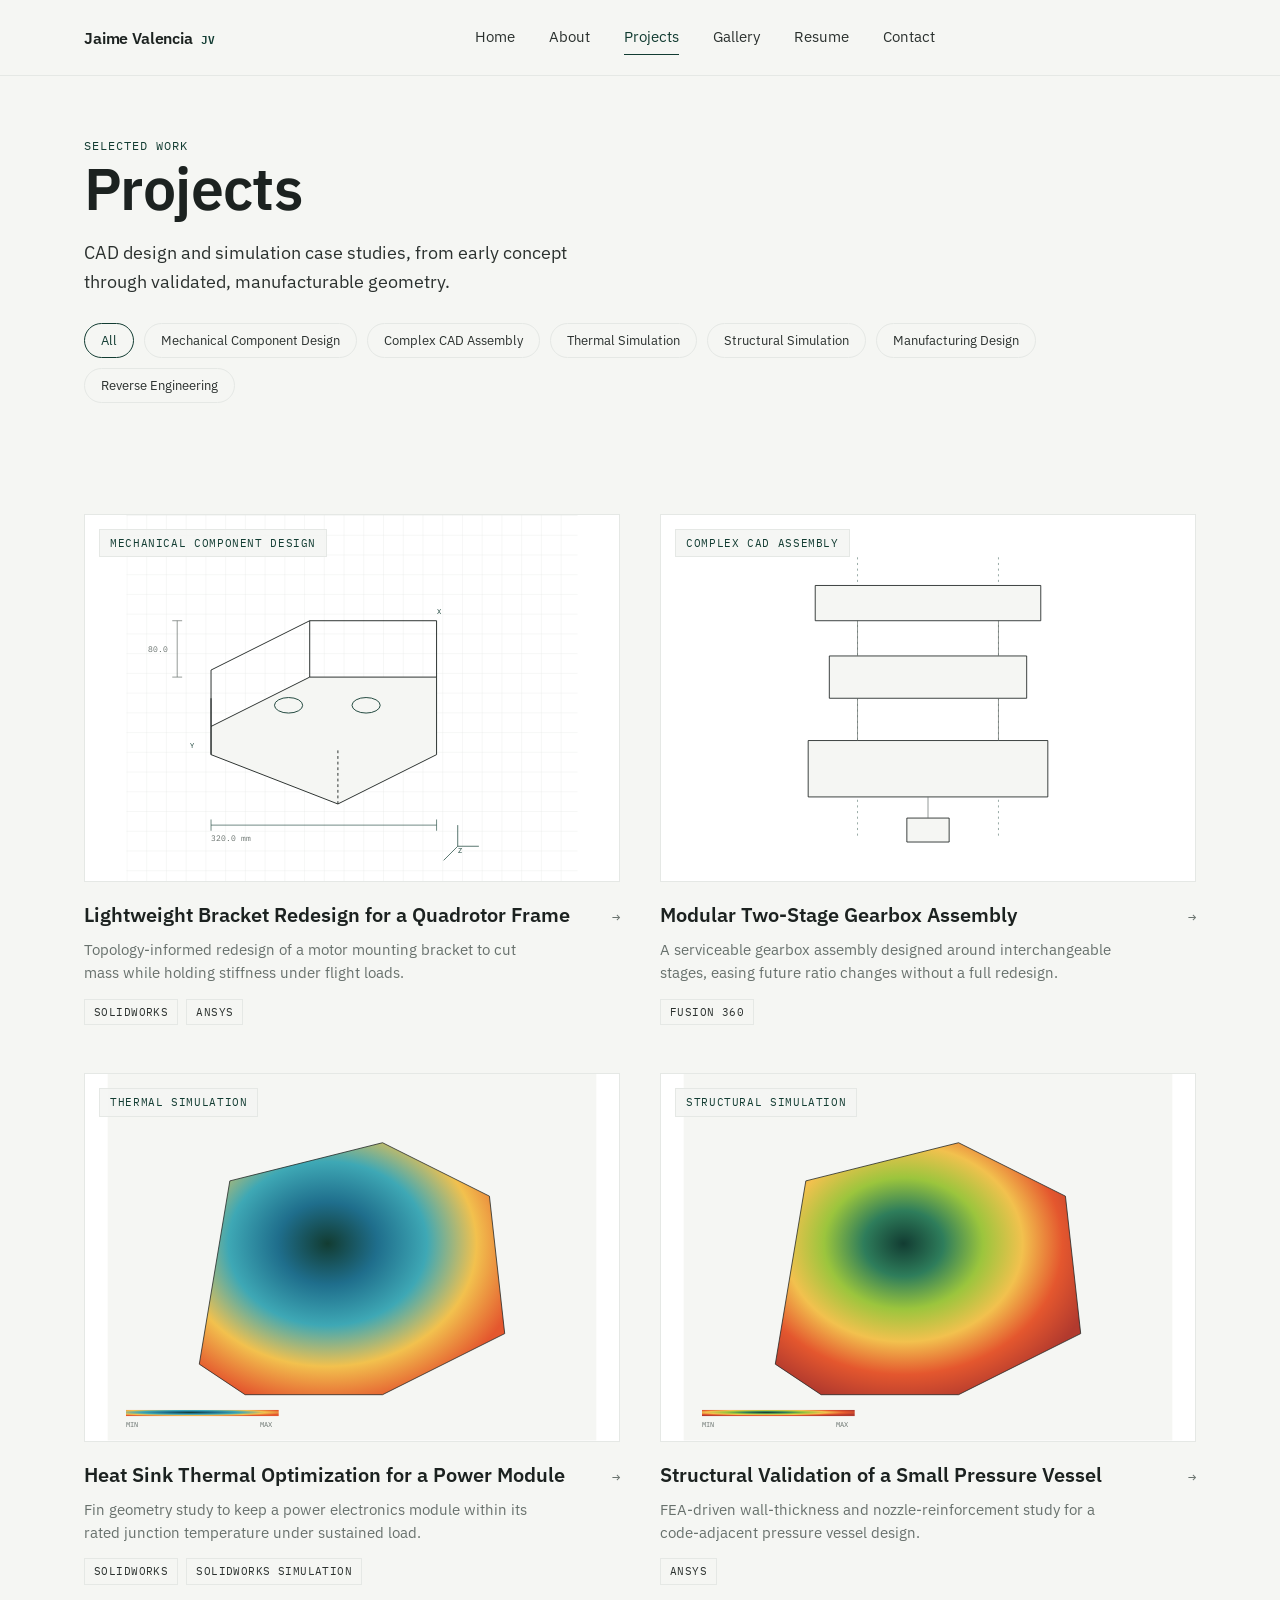
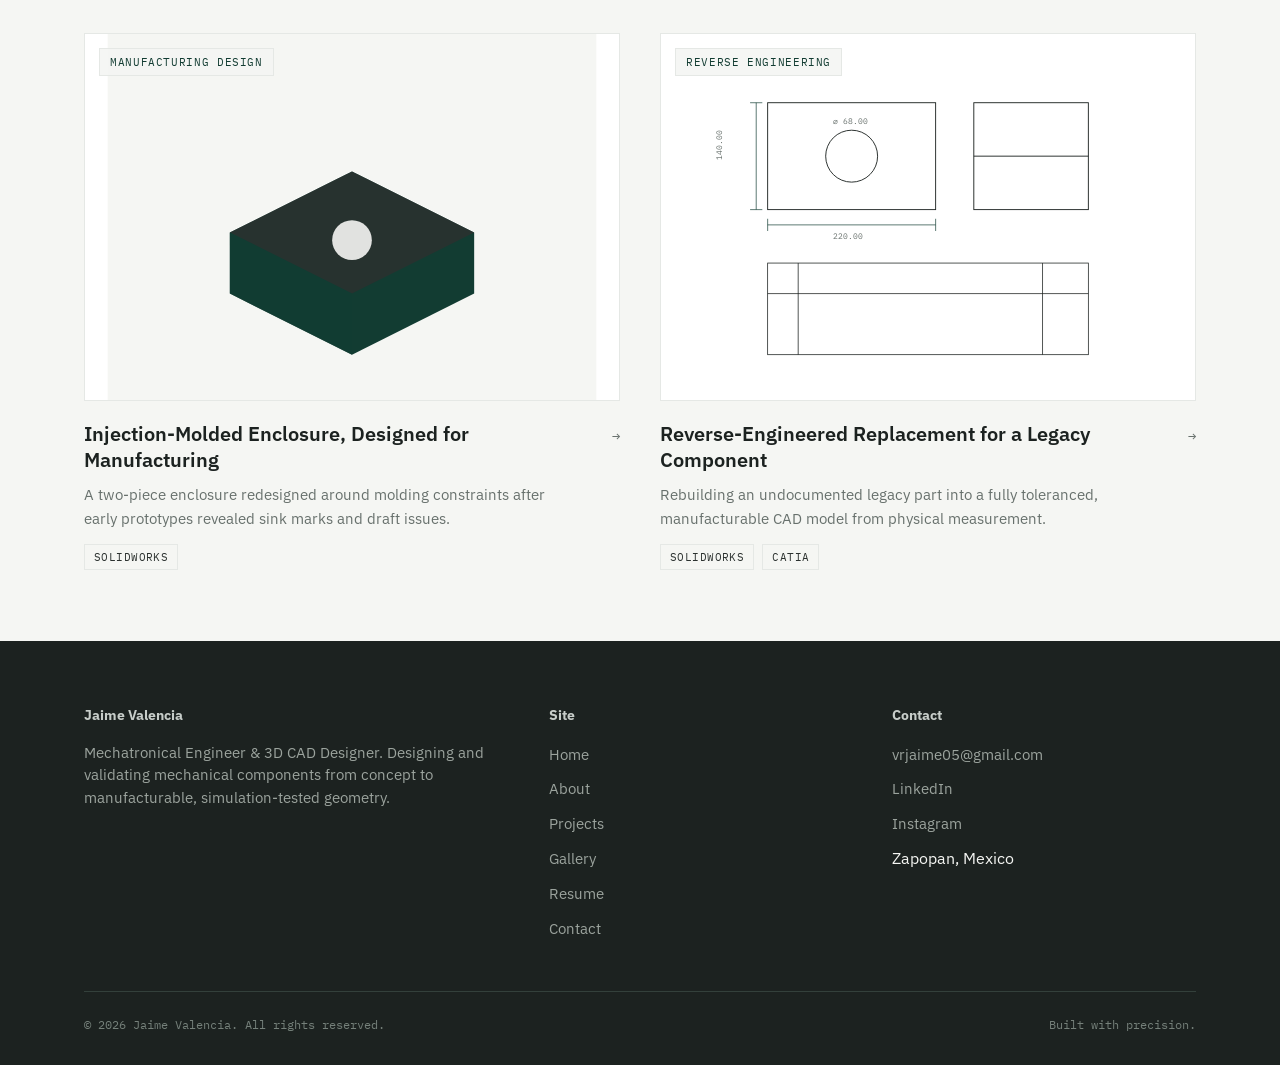
<file: public/projects.html>
<!DOCTYPE html>
<html lang="en">
<head>
<meta charset="UTF-8">
<meta name="viewport" content="width=device-width, initial-scale=1.0">
<title>Projects — Your Name</title>
<meta name="description" content="Engineering case studies in 3D CAD design, structural and thermal simulation, and product development.">
<link rel="stylesheet" href="css/styles.css">
</head>
<body>

<div id="site-header"></div>

<main>
  <div class="wrap page-title-block">
    <span class="eyebrow">Selected Work</span>
    <h1>Projects</h1>
    <p class="lede" style="margin-top:18px;">CAD design and simulation case studies, from early concept through validated, manufacturable geometry.</p>
    <div class="pill-nav" id="filterPills" style="margin-top:28px;"></div>
  </div>

  <section class="section section--tight">
    <div class="wrap">
      <div class="project-grid" id="allProjects"></div>
    </div>
  </section>
</main>

<div id="site-footer"></div>

<script src="js/technical-art.js"></script>
<script src="js/projects-data.js"></script>
<script src="js/main.js"></script>
<script>
  const disciplines = ["All", ...new Set(PROJECTS.map(p => p.discipline))];
  const pillsEl = document.getElementById("filterPills");
  const gridEl = document.getElementById("allProjects");

  function cardHTML(p){
    return `
      <a class="project-card reveal" href="project.html?id=${p.id}">
        <div class="project-card__frame">
          <span class="project-card__discipline">${p.discipline}</span>
          ${ART.thumb(p.thumb)}
        </div>
        <div class="project-card__body">
          <div class="project-card__row">
            <h3>${p.title}</h3>
            <span class="project-card__arrow">&#8594;</span>
          </div>
          <p class="project-card__desc">${p.summary}</p>
          <div class="project-card__software">
            ${p.software.map(s => `<span class="chip">${s}</span>`).join("")}
          </div>
        </div>
      </a>`;
  }

  function renderGrid(filter){
    const list = filter === "All" ? PROJECTS : PROJECTS.filter(p => p.discipline === filter);
    gridEl.innerHTML = list.map(cardHTML).join("");
    initReveal();
  }

  pillsEl.innerHTML = disciplines.map((d,i) => `<button type="button" class="${i===0?"is-active":""}" data-filter="${d}">${d}</button>`).join("");
  pillsEl.querySelectorAll("button").forEach(btn => {
    btn.addEventListener("click", () => {
      pillsEl.querySelectorAll("button").forEach(b => b.classList.remove("is-active"));
      btn.classList.add("is-active");
      renderGrid(btn.getAttribute("data-filter"));
    });
  });

  renderGrid("All");
</script>
</body>
</html>
</file>
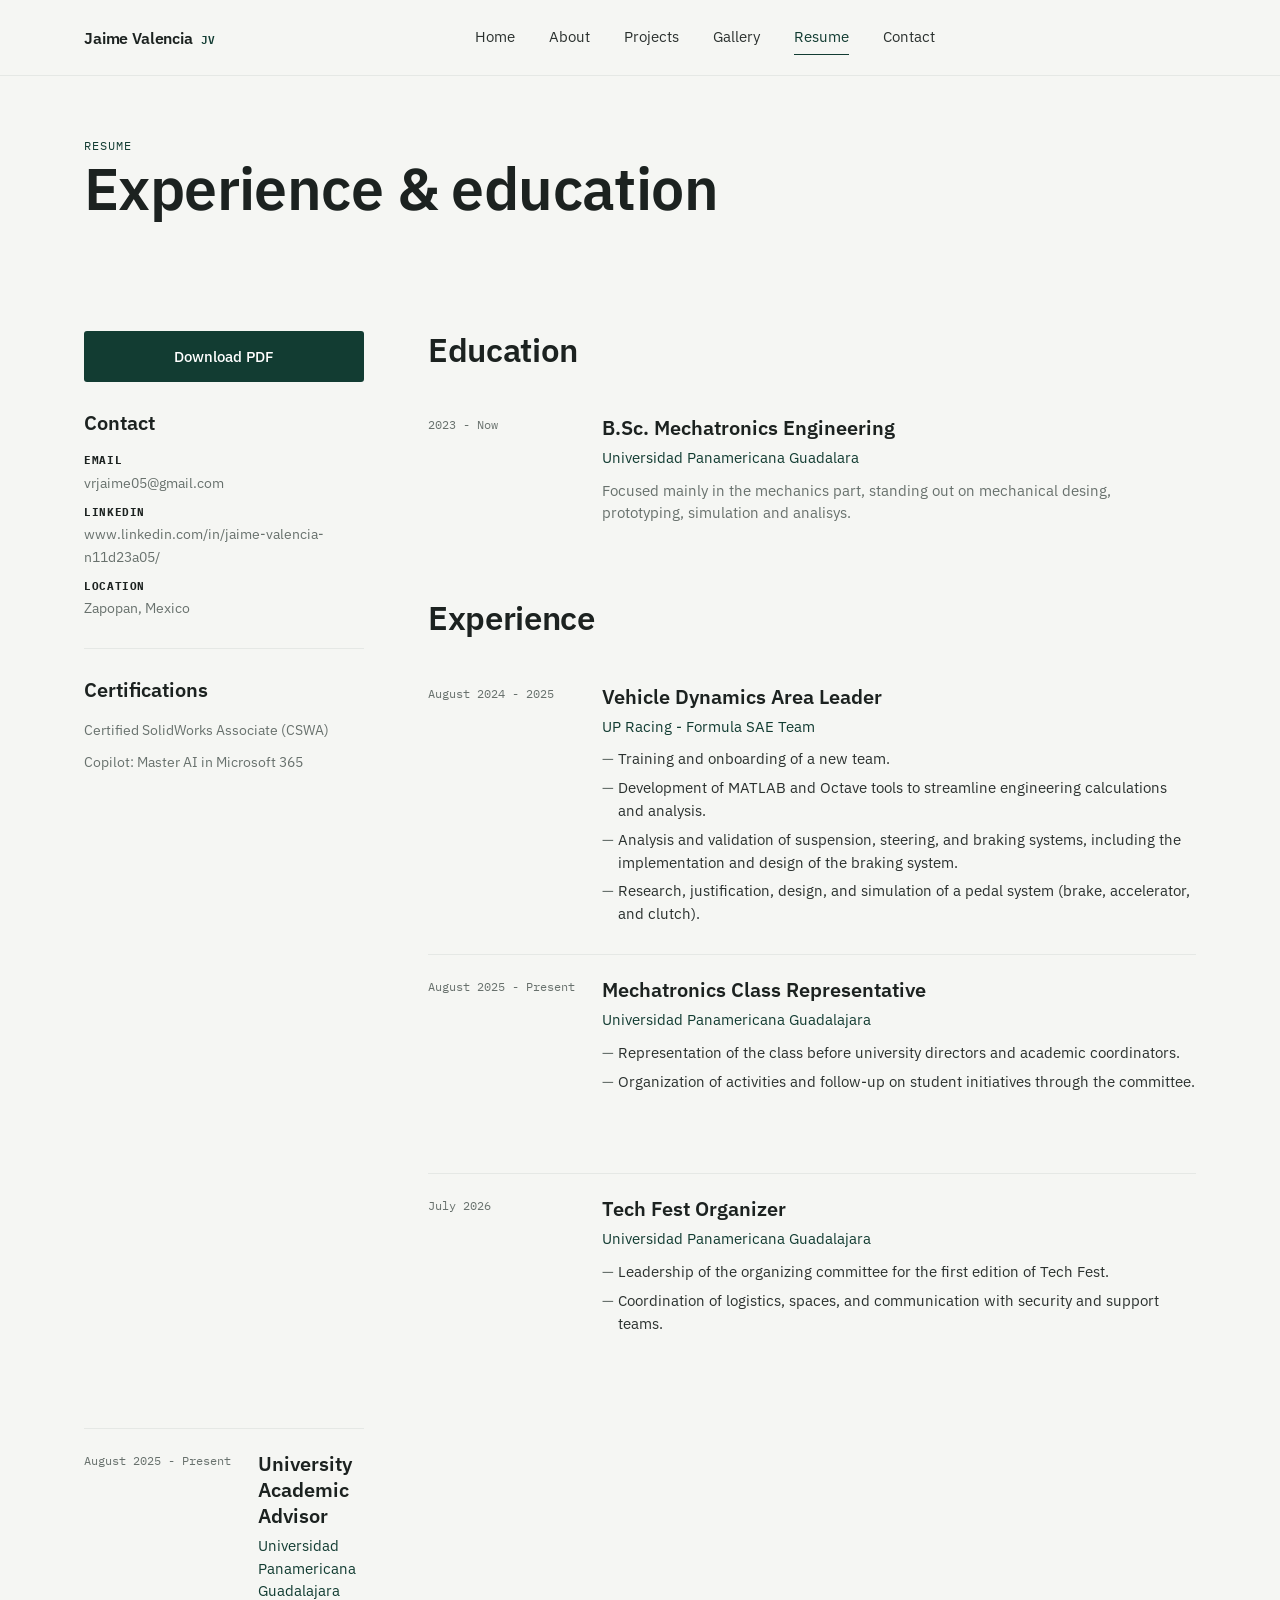
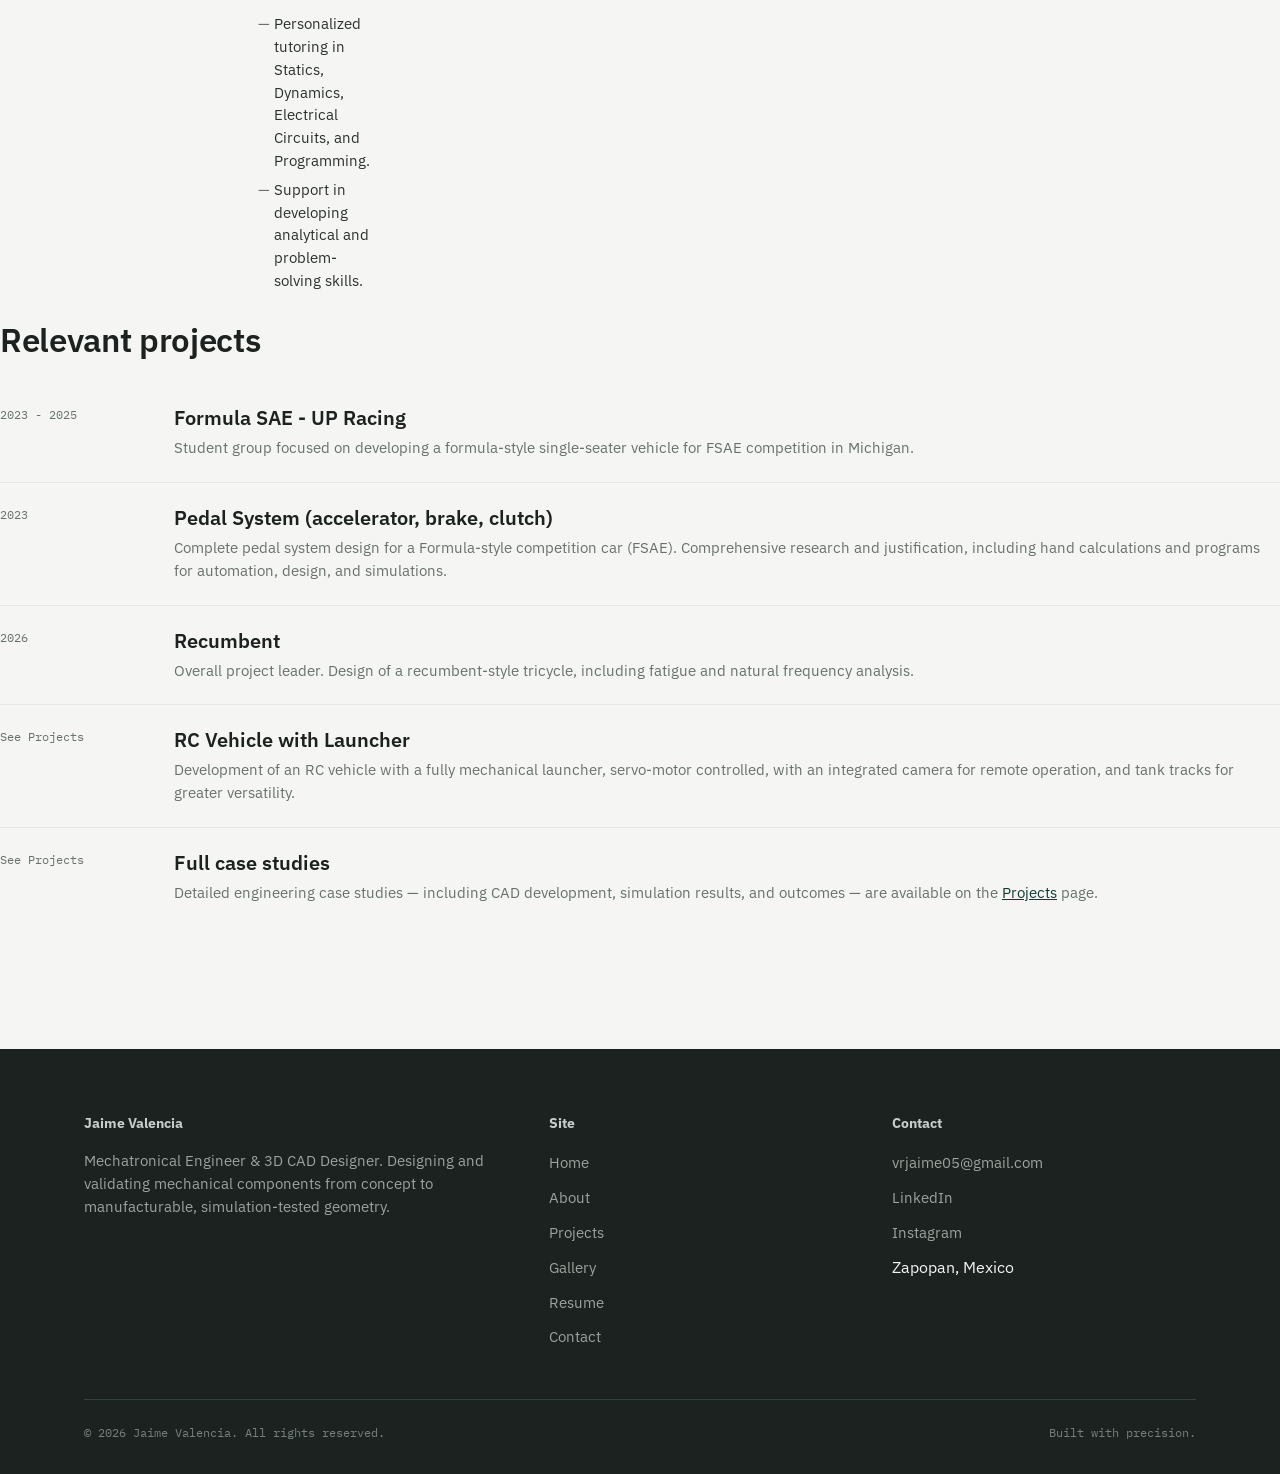
<file: public/resume.html>
<!DOCTYPE html>
<html lang="en">
<head>
<meta charset="UTF-8">
<meta name="viewport" content="width=device-width, initial-scale=1.0">
<title>Resume — Jaime Valencia Rodriguez</title>
<meta name="description" content="Education, experience, and certifications.">
<link rel="stylesheet" href="css/styles.css">
</head>
<body>

<div id="site-header"></div>

<main>
  <div class="wrap page-title-block">
    <span class="eyebrow">Resume</span>
    <h1>Experience &amp; education</h1>
  </div>

  <section class="section section--tight">
    <div class="wrap cv-layout">

      <aside class="cv-side">
        <a href="assets/resume-placeholder.pdf" class="btn btn--primary" download>Download PDF</a>
        <h3 style="margin-bottom:16px;">Contact</h3>
        <ul class="cv-contact">
          <li><strong>Email</strong>vrjaime05@gmail.com</li>
          <li><strong>LinkedIn</strong>www.linkedin.com/in/jaime-valencia-n11d23a05/</li>
          <li><strong>Location</strong>Zapopan, Mexico</li>
        </ul>
        <hr class="rule" style="margin:28px 0;">
        <h3 style="margin-bottom:16px;">Certifications</h3>
        <ul class="cv-contact">
          <li>Certified SolidWorks Associate (CSWA)</li>
          <li>Copilot: Master AI in Microsoft 365</li>
        </ul>
      </aside>

      <div>
        <div class="cv-block">
          <h2>Education</h2>
          <div class="cv-entry">
            <span class="cv-entry__period">2023 - Now</span>
            <div>
              <h3>B.Sc. Mechatronics Engineering</h3>
              <span class="cv-entry__org">Universidad Panamericana Guadalara</span>
              <p class="muted" style="font-size:0.92rem;">Focused mainly in the mechanics part, standing out on mechanical desing, prototyping, simulation and analisys.</p>
            </div>
          </div>
        </div>

        <div class="cv-block">
          <h2>Experience</h2>

          <div class="cv-entry">
            <span class="cv-entry__period">August 2024 - 2025</span>
            <div>
              <h3>Vehicle Dynamics Area Leader</h3>
              <span class="cv-entry__org">UP Racing - Formula SAE Team</span>
              <ul>
                <li>Training and onboarding of a new team.</li>
                <li>Development of MATLAB and Octave tools to streamline engineering calculations and analysis.</li>
                <li>Analysis and validation of suspension, steering, and braking systems, including the implementation and design of the braking system.</li>
                <li>Research, justification, design, and simulation of a pedal system (brake, accelerator, and clutch).</li>
              </ul>
            </div>
          </div>

          <div class="cv-entry">
            <span class="cv-entry__period">August 2025 - Present</span>
            <div>
              <h3>Mechatronics Class Representative</h3>
              <span class="cv-entry__org">Universidad Panamericana Guadalajara</span>
              <ul>
                <li>Representation of the class before university directors and academic coordinators.</li>
                <li>Organization of activities and follow-up on student initiatives through the committee.</li>
              </ul>
            </div>
          </div>
        </div>

        <div class="cv-entry">
            <span class="cv-entry__period">July 2026</span>
            <div>
              <h3>Tech Fest Organizer</h3>
              <span class="cv-entry__org">Universidad Panamericana Guadalajara</span>
              <ul>
                <li>Leadership of the organizing committee for the first edition of Tech Fest.</li>
                <li>Coordination of logistics, spaces, and communication with security and support teams.</li>
              </ul>
            </div>
          </div>
        </div>

      <div class="cv-entry">
            <span class="cv-entry__period">August 2025 - Present</span>
            <div>
              <h3>University Academic Advisor</h3>
              <span class="cv-entry__org">Universidad Panamericana Guadalajara</span>
              <ul>
                <li>Personalized tutoring in Statics, Dynamics, Electrical Circuits, and Programming.</li>
                <li>Support in developing analytical and problem-solving skills.</li>
              </ul>
            </div>
          </div>
        </div>

        <div class="cv-block">
          <h2>Relevant projects</h2>
          
          <div class="cv-entry">
            <span class="cv-entry__period">2023 - 2025</span>
            <div>
              <h3>Formula SAE - UP Racing</h3>
              <p class="muted" style="font-size:0.92rem;">Student group focused on developing a formula-style single-seater vehicle for FSAE competition in Michigan.</p>
            </div>
          </div>
          
          <div class="cv-entry">
            <span class="cv-entry__period">2023</span>
            <div>
              <h3>Pedal System (accelerator, brake, clutch)</h3>
              <p class="muted" style="font-size:0.92rem;">Complete pedal system design for a Formula-style competition car (FSAE). Comprehensive research and justification, including hand calculations and programs for automation, design, and simulations.</p>
            </div>
          </div>

          <div class="cv-entry">
            <span class="cv-entry__period">2026</span>
            <div>
              <h3>Recumbent</h3>
              <p class="muted" style="font-size:0.92rem;">Overall project leader. Design of a recumbent-style tricycle, including fatigue and natural frequency analysis.</p>
            </div>
          </div>

          <div class="cv-entry">
            <span class="cv-entry__period">See Projects</span>
            <div>
              <h3>RC Vehicle with Launcher</h3>
              <p class="muted" style="font-size:0.92rem;">Development of an RC vehicle with a fully mechanical launcher, servo-motor controlled, with an integrated camera for remote operation, and tank tracks for greater versatility.</p>
            </div>
          </div>

          <div class="cv-entry">
            <span class="cv-entry__period">See Projects</span>
            <div>
              <h3>Full case studies</h3>
              <p class="muted" style="font-size:0.92rem;">Detailed engineering case studies — including CAD development, simulation results, and outcomes — are available on the <a href="projects.html" style="color:var(--green-deep); text-decoration:underline;">Projects</a> page.</p>
            </div>
          </div>
          
        </div>
      </div>

    </div>
  </section>
</main>

<div id="site-footer"></div>

<script src="js/technical-art.js"></script>
<script src="js/projects-data.js"></script>
<script src="js/main.js"></script>
</body>
</html>
</file>
<file: public/css/styles.css>
/* ==========================================================================
   ENGINEERING PORTFOLIO — SHARED STYLESHEET
   Edit the tokens in :root to retheme the entire site.
   ========================================================================== */

@import url('https://fonts.googleapis.com/css2?family=IBM+Plex+Sans:wght@400;500;600;700&family=IBM+Plex+Mono:wght@400;500&display=swap');

:root{
  /* --- Color tokens --- */
  --green-deep:   #123C32;
  --green-dark:   #0B2A23;
  --graphite:     #1C2220;
  --charcoal:     #2B312F;
  --off-white:    #F5F6F3;
  --white:        #FFFFFF;
  --gray-light:   #E5E8E5;
  --gray-text:    #68716D;

  /* --- Type --- */
  --font-sans: 'IBM Plex Sans', -apple-system, 'Segoe UI', sans-serif;
  --font-mono: 'IBM Plex Mono', 'SFMono-Regular', Consolas, monospace;

  /* --- Layout --- */
  --max-width: 1240px;
  --gutter: clamp(24px, 5vw, 64px);
  --section-space: clamp(72px, 10vw, 140px);

  /* --- Motion --- */
  --ease: cubic-bezier(0.2, 0.7, 0.2, 1);
}

/* ---------- Reset ---------- */
*, *::before, *::after{ box-sizing: border-box; }
html{ scroll-behavior: smooth; }
@media (prefers-reduced-motion: reduce){
  html{ scroll-behavior: auto; }
  *, *::before, *::after{ animation-duration: 0.001ms !important; animation-iteration-count: 1 !important; transition-duration: 0.001ms !important; }
}
body{
  margin: 0;
  background: var(--off-white);
  color: var(--graphite);
  font-family: var(--font-sans);
  font-size: 16px;
  line-height: 1.55;
  -webkit-font-smoothing: antialiased;
}
img{ max-width: 100%; display: block; }
a{ color: inherit; text-decoration: none; }
ul{ margin: 0; padding: 0; list-style: none; }
button{ font-family: inherit; cursor: pointer; }
h1,h2,h3,h4,p{ margin: 0; }

::selection{ background: var(--green-deep); color: var(--white); }

:focus-visible{
  outline: 2px solid var(--green-deep);
  outline-offset: 3px;
}

/* ---------- Type scale ---------- */
h1{ font-size: clamp(2.4rem, 4.6vw, 4.1rem); font-weight: 600; line-height: 1.08; letter-spacing: -0.01em; }
h2{ font-size: clamp(1.7rem, 2.6vw, 2.5rem); font-weight: 600; line-height: 1.15; letter-spacing: -0.01em; }
h3{ font-size: 1.25rem; font-weight: 600; line-height: 1.3; }
.eyebrow{
  font-family: var(--font-mono);
  font-size: 0.72rem;
  letter-spacing: 0.09em;
  text-transform: uppercase;
  color: var(--green-deep);
}
.lede{ font-size: 1.15rem; color: var(--charcoal); max-width: 46ch; }
.muted{ color: var(--gray-text); }
.mono-tag{
  font-family: var(--font-mono);
  font-size: 0.7rem;
  letter-spacing: 0.06em;
  text-transform: uppercase;
  color: var(--gray-text);
}

/* ---------- Layout helpers ---------- */
.wrap{
  max-width: var(--max-width);
  margin: 0 auto;
  padding-left: var(--gutter);
  padding-right: var(--gutter);
}
.section{ padding-top: var(--section-space); padding-bottom: var(--section-space); }
.section--tight{ padding-top: calc(var(--section-space) * 0.55); padding-bottom: calc(var(--section-space) * 0.55); }
.section--dark{ background: var(--graphite); color: var(--off-white); }
.section--dark .muted{ color: #9BA39D; }
.rule{ border: none; border-top: 1px solid var(--gray-light); margin: 0; }
.section--dark .rule{ border-top-color: #33403B; }

.section-head{
  display: flex;
  justify-content: space-between;
  align-items: flex-end;
  gap: 32px;
  margin-bottom: 48px;
  flex-wrap: wrap;
}
.section-head .eyebrow{ display:block; margin-bottom: 14px; }

/* ---------- Buttons ---------- */
.btn{
  display: inline-flex;
  align-items: center;
  gap: 10px;
  font-family: var(--font-sans);
  font-size: 0.95rem;
  font-weight: 500;
  padding: 13px 26px;
  border-radius: 3px;
  border: 1px solid transparent;
  transition: transform 0.25s var(--ease), background 0.25s var(--ease), border-color 0.25s var(--ease), color 0.25s var(--ease);
  white-space: nowrap;
}
.btn--primary{ background: var(--green-deep); color: var(--white); }
.btn--primary:hover{ background: var(--green-dark); transform: translateY(-1px); }
.btn--ghost{ border-color: var(--graphite); color: var(--graphite); }
.btn--ghost:hover{ border-color: var(--green-deep); color: var(--green-deep); }
.section--dark .btn--ghost{ border-color: #55605A; color: var(--off-white); }
.section--dark .btn--ghost:hover{ border-color: var(--off-white); }
.btn--sm{ padding: 9px 18px; font-size: 0.85rem; }

/* ---------- Nav ---------- */
.site-header{
  position: sticky;
  top: 0;
  z-index: 100;
  background: rgba(245, 246, 243, 0.88);
  backdrop-filter: blur(10px);
  border-bottom: 1px solid var(--gray-light);
  transition: padding 0.3s var(--ease);
}
.nav{
  max-width: var(--max-width);
  margin: 0 auto;
  padding: 22px var(--gutter);
  display: flex;
  align-items: center;
  justify-content: space-between;
  transition: padding 0.3s var(--ease);
}
.site-header.is-compact .nav{ padding-top: 13px; padding-bottom: 13px; }
.nav__mark{
  font-weight: 600;
  font-size: 1.02rem;
  letter-spacing: -0.01em;
  display: flex;
  align-items: baseline;
  gap: 8px;
}
.nav__mark span{
  font-family: var(--font-mono);
  font-size: 0.68rem;
  color: var(--green-deep);
}
.nav__links{ display: flex; align-items: center; gap: 34px; }
.nav__links a{
  font-size: 0.92rem;
  color: var(--charcoal);
  position: relative;
  padding: 4px 0;
}
.nav__links a::after{
  content: '';
  position: absolute;
  left: 0; right: 0; bottom: -2px;
  height: 1px;
  background: var(--green-deep);
  transform: scaleX(0);
  transform-origin: left;
  transition: transform 0.25s var(--ease);
}
.nav__links a:hover::after,
.nav__links a[aria-current="page"]::after{ transform: scaleX(1); }
.nav__links a[aria-current="page"]{ color: var(--green-deep); }
.nav__cta{ display: flex; align-items: center; gap: 22px; }
.nav__toggle{
  display: none;
  background: none;
  border: none;
  width: 28px; height: 20px;
  position: relative;
}
.nav__toggle span, .nav__toggle::before, .nav__toggle::after{
  content: '';
  position: absolute;
  left: 0; right: 0;
  height: 1.5px;
  background: var(--graphite);
  transition: transform 0.25s var(--ease), opacity 0.25s var(--ease);
}
.nav__toggle::before{ top: 2px; }
.nav__toggle span{ top: 9px; }
.nav__toggle::after{ top: 16px; }
.nav__toggle.is-open::before{ transform: translateY(7px) rotate(45deg); }
.nav__toggle.is-open::after{ transform: translateY(-7px) rotate(-45deg); }
.nav__toggle.is-open span{ opacity: 0; }

@media (max-width: 780px){
  .site-header{
    backdrop-filter: none;
    -webkit-backdrop-filter: none;
    background: var(--off-white);
  }
  .nav__links{
    position: fixed;
    top: 65px; left: 0; right: 0; bottom: 0;
    z-index: 99;
    background: var(--off-white);
    flex-direction: column;
    align-items: flex-start;
    padding: 32px var(--gutter);
    gap: 26px;
    overflow-y: auto;
    transform: translateX(100%);
    transition: transform 0.35s var(--ease);
  }
  .nav__links.is-open{ transform: translateX(0); }
  .nav__links a{ font-size: 1.2rem; }
  .nav__cta .btn--sm{ display: none; }
  .nav__toggle{ display: block; }
}

/* ---------- Footer ---------- */
.site-footer{
  background: var(--graphite);
  color: var(--off-white);
  padding: 64px 0 32px;
}
.footer-grid{
  display: grid;
  grid-template-columns: 1.4fr 1fr 1fr;
  gap: 40px;
  padding-bottom: 40px;
}
.footer-grid h4{ font-size: 0.85rem; margin-bottom: 16px; color: #C7CDC9; }
.footer-grid a, .footer-grid p{ color: #9BA39D; font-size: 0.92rem; }
.footer-grid li{ margin-bottom: 10px; }
.footer-grid a:hover{ color: var(--off-white); }
.footer-bottom{
  display: flex;
  justify-content: space-between;
  align-items: center;
  padding-top: 24px;
  border-top: 1px solid #33403B;
  font-family: var(--font-mono);
  font-size: 0.72rem;
  color: #75807A;
  flex-wrap: wrap;
  gap: 12px;
}
@media (max-width: 720px){
  .footer-grid{ grid-template-columns: 1fr; }
}

/* ---------- Technical corner ticks (CAD viewport motif) ---------- */
.tick-frame{ position: relative; }
.tick-frame::before, .tick-frame::after,
.tick-frame > .tick-tl, .tick-frame > .tick-br{
  content: '';
  position: absolute;
  width: 18px; height: 18px;
  border: 1px solid var(--green-deep);
  opacity: 0.6;
}
.tick-frame::before{ top: -1px; left: -1px; border-right: none; border-bottom: none; }
.tick-frame::after{ bottom: -1px; right: -1px; border-left: none; border-top: none; }

/* ---------- Hero ---------- */
.hero{ padding-top: clamp(48px, 8vw, 96px); padding-bottom: var(--section-space); }
.hero__grid{
  display: grid;
  grid-template-columns: 1.05fr 0.95fr;
  gap: 56px;
  align-items: center;
}
.hero__eyebrow{ margin-bottom: 22px; }
.hero__title{ margin-bottom: 26px; }
.hero__actions{ display: flex; gap: 16px; margin-top: 40px; flex-wrap: wrap; }
.hero__visual{
  background: var(--white);
  border: 1px solid var(--gray-light);
  aspect-ratio: 4/3.3;
  display: flex;
  align-items: center;
  justify-content: center;
  padding: 20px;
}
.hero__visual svg{ width: 100%; height: 100%; }
.hero__meta{
  display: flex;
  gap: 28px;
  margin-top: 44px;
  padding-top: 28px;
  border-top: 1px solid var(--gray-light);
  flex-wrap: wrap;
}
.hero__meta div{ min-width: 120px; }
.hero__meta .mono-tag{ display: block; margin-bottom: 6px; }
@media (max-width: 900px){
  .hero__grid{ grid-template-columns: 1fr; }
  .hero__visual{ order: -1; }
}

/* ---------- Expertise cards ---------- */
.card-grid{
  display: grid;
  grid-template-columns: repeat(3, 1fr);
  gap: 1px;
  background: var(--gray-light);
  border: 1px solid var(--gray-light);
}
.expertise-card{
  background: var(--white);
  padding: 36px 32px;
}
.expertise-card .mono-tag{ margin-bottom: 18px; display: block; }
.expertise-card h3{ margin-bottom: 16px; }
.expertise-card ul li{
  font-size: 0.93rem;
  color: var(--gray-text);
  padding: 7px 0;
  border-top: 1px solid var(--gray-light);
}
.expertise-card ul li:first-child{ border-top: none; }
@media (max-width: 860px){ .card-grid{ grid-template-columns: 1fr; } }

/* ---------- Project cards ---------- */
.project-grid{
  display: grid;
  grid-template-columns: repeat(2, 1fr);
  gap: 48px 40px;
}
.project-card{ display: block; }
.project-card__frame{
  position: relative;
  aspect-ratio: 16/11;
  overflow: hidden;
  background: var(--white);
  border: 1px solid var(--gray-light);
}
.project-card__frame svg, .project-card__frame img{
  width: 100%; height: 100%;
  object-fit: cover;
  transition: transform 0.6s var(--ease);
}
.project-card:hover .project-card__frame svg,
.project-card:hover .project-card__frame img{ transform: scale(1.045); }
.project-card__discipline{
  position: absolute;
  top: 14px; left: 14px;
  background: rgba(245,246,243,0.92);
  padding: 5px 10px;
  font-family: var(--font-mono);
  font-size: 0.66rem;
  text-transform: uppercase;
  letter-spacing: 0.06em;
  color: var(--green-deep);
  border: 1px solid var(--gray-light);
}
.project-card__body{ padding-top: 20px; }
.project-card__row{
  display: flex;
  justify-content: space-between;
  align-items: baseline;
  gap: 16px;
  margin-bottom: 10px;
}
.project-card__row h3{ transition: color 0.2s var(--ease); }
.project-card:hover h3{ color: var(--green-deep); }
.project-card__arrow{ font-family: var(--font-mono); color: var(--gray-text); font-size: 0.85rem; }
.project-card__desc{ color: var(--gray-text); font-size: 0.94rem; max-width: 52ch; }
.project-card__software{ margin-top: 14px; display: flex; gap: 8px; flex-wrap: wrap; }
.chip{
  font-family: var(--font-mono);
  font-size: 0.66rem;
  letter-spacing: 0.04em;
  text-transform: uppercase;
  padding: 4px 9px;
  border: 1px solid var(--gray-light);
  color: var(--charcoal);
}
@media (max-width: 760px){ .project-grid{ grid-template-columns: 1fr; } }

/* ---------- Process ---------- */
.process-list{ border-top: 1px solid var(--gray-light); }
.process-item{
  display: grid;
  grid-template-columns: 90px 1fr 1.4fr;
  gap: 24px;
  padding: 28px 0;
  border-bottom: 1px solid var(--gray-light);
  align-items: baseline;
}
.process-item__num{ font-family: var(--font-mono); color: var(--green-deep); font-size: 0.95rem; }
.process-item__desc{ color: var(--gray-text); }
.section--dark .process-item{ border-bottom-color: #33403B; }
.section--dark .process-item__num{ color: #6FCBA3; }
@media (max-width: 720px){
  .process-item{ grid-template-columns: 1fr; gap: 8px; }
}

/* ---------- Skills ---------- */
.skills-groups{ display: grid; grid-template-columns: repeat(3, 1fr); gap: 40px; }
.skills-group h3{ margin-bottom: 22px; padding-bottom: 18px; border-bottom: 1px solid var(--gray-light); }
.skill-row{
  display: flex;
  align-items: center;
  justify-content: space-between;
  padding: 12px 0;
  border-bottom: 1px solid var(--gray-light);
}
.skill-row:last-child{ border-bottom: none; }
.skill-row__name{ font-size: 0.94rem; }
.skill-dots{ display: flex; gap: 5px; }
.skill-dots span{
  width: 6px; height: 6px;
  border-radius: 50%;
  background: var(--gray-light);
}
.skill-dots span.is-filled{ background: var(--green-deep); }
@media (max-width: 860px){ .skills-groups{ grid-template-columns: 1fr; } }

/* ---------- Gallery / masonry ---------- */
.masonry{
  columns: 3 260px;
  column-gap: 24px;
}
.masonry-item{
  break-inside: avoid;
  margin-bottom: 24px;
  border: 1px solid var(--gray-light);
  background: var(--white);
  cursor: zoom-in;
  overflow: hidden;
}
.masonry-item img, .masonry-item svg{ width: 100%; display: block; transition: transform 0.5s var(--ease); }
.masonry-item:hover img, .masonry-item:hover svg{ transform: scale(1.03); }
.masonry-item__cap{ padding: 12px 14px; }
.masonry-item__cap .mono-tag{ display: block; margin-bottom: 4px; }

/* ---------- Lightbox ---------- */
.lightbox{
  position: fixed; inset: 0; z-index: 200;
  background: rgba(11, 42, 35, 0.94);
  display: none;
  align-items: center;
  justify-content: center;
  padding: 40px;
}
.lightbox.is-open{ display: flex; }
.lightbox__inner{ max-width: 1000px; width: 100%; color: var(--off-white); }
.lightbox__frame{ background: var(--white); border: 1px solid var(--gray-light); margin-bottom: 20px; }
.lightbox__frame img, .lightbox__frame svg{ width: 100%; display: block; }
.lightbox__close{
  position: absolute; top: 28px; right: 34px;
  background: none; border: none; color: var(--off-white);
  font-family: var(--font-mono); font-size: 0.85rem;
}
.lightbox__meta h3{ color: var(--off-white); margin-bottom: 6px; }
.lightbox__meta p{ color: #B9C0BB; max-width: 60ch; }

/* ---------- Case study ---------- */
.case-hero{ padding-top: 48px; }
.case-hero__grid{ display: grid; grid-template-columns: 1fr auto; gap: 30px; align-items: flex-end; margin-bottom: 40px; }
.case-meta-strip{
  display: grid;
  grid-template-columns: repeat(4, 1fr);
  border-top: 1px solid var(--gray-light);
  border-bottom: 1px solid var(--gray-light);
  margin: 40px 0 0;
}
.case-meta-strip div{ padding: 20px 0; border-left: 1px solid var(--gray-light); padding-left: 20px; }
.case-meta-strip div:first-child{ border-left: none; padding-left: 0; }
.case-meta-strip .mono-tag{ display: block; margin-bottom: 8px; }
@media (max-width: 760px){
  .case-meta-strip{ grid-template-columns: repeat(2, 1fr); }
  .case-meta-strip div:nth-child(3){ border-left: none; padding-left: 0; }
}
.case-figure{ border: 1px solid var(--gray-light); background: var(--white); margin-bottom: 16px; }
.case-figure img, .case-figure svg{ width: 100%; display: block; }
.case-figure-cap{ font-size: 0.85rem; color: var(--gray-text); margin-bottom: 48px; }
.case-two-col{ display: grid; grid-template-columns: 1fr 1fr; gap: 24px; margin-bottom: 16px; }
@media (max-width: 760px){ .case-two-col{ grid-template-columns: 1fr; } }
.case-body{ display: grid; grid-template-columns: 200px 1fr; gap: 40px; margin-bottom: 56px; }
.case-body p + p{ margin-top: 16px; }
@media (max-width: 760px){ .case-body{ grid-template-columns: 1fr; gap: 12px; } }
.results-strip{
  display: grid;
  grid-template-columns: repeat(3, 1fr);
  gap: 1px;
  background: var(--gray-light);
  border: 1px solid var(--gray-light);
  margin-top: 12px;
}
.result-cell{ background: var(--green-deep); color: var(--white); padding: 32px 28px; }
.result-cell strong{ display: block; font-size: 2rem; font-weight: 600; margin-bottom: 8px; }
.result-cell span{ font-size: 0.88rem; color: #CFE0D9; }
@media (max-width: 760px){ .results-strip{ grid-template-columns: 1fr; } }

/* ---------- Resume / CV ---------- */
.cv-layout{ display: grid; grid-template-columns: 280px 1fr; gap: 64px; }
.cv-side{ position: sticky; top: 110px; align-self: start; }
.cv-side .btn{ width: 100%; justify-content: center; margin-bottom: 28px; }
.cv-contact li{ font-size: 0.9rem; margin-bottom: 10px; color: var(--gray-text); }
.cv-contact li strong{ color: var(--graphite); display: block; font-family: var(--font-mono); font-size: 0.66rem; text-transform: uppercase; letter-spacing: 0.06em; margin-bottom: 3px; }
.cv-block{ margin-bottom: 52px; }
.cv-block h2{ margin-bottom: 24px; }
.cv-entry{ display: grid; grid-template-columns: 150px 1fr; gap: 24px; padding: 22px 0; border-top: 1px solid var(--gray-light); }
.cv-entry:first-of-type{ border-top: none; }
.cv-entry__period{ font-family: var(--font-mono); font-size: 0.78rem; color: var(--gray-text); }
.cv-entry h3{ margin-bottom: 6px; }
.cv-entry__org{ color: var(--green-deep); font-size: 0.92rem; margin-bottom: 10px; display:block; }
.cv-entry ul{ margin-top: 10px; }
.cv-entry ul li{ font-size: 0.92rem; color: var(--charcoal); padding-left: 16px; position: relative; margin-bottom: 6px; }
.cv-entry ul li::before{ content: '—'; position: absolute; left: 0; color: var(--gray-text); }
@media (max-width: 860px){
  .cv-layout{ grid-template-columns: 1fr; }
  .cv-side{ position: static; }
  .cv-entry{ grid-template-columns: 1fr; gap: 6px; }
}

/* ---------- Contact ---------- */
.contact-layout{ display: grid; grid-template-columns: 1fr 1fr; gap: 64px; }
.contact-list{ margin-top: 32px; }
.contact-list li{
  display: flex; justify-content: space-between; align-items: center;
  padding: 20px 0; border-top: 1px solid var(--gray-light);
}
.contact-list li:last-child{ border-bottom: 1px solid var(--gray-light); }
.contact-list .mono-tag{ min-width: 90px; }
.contact-list a{ font-size: 1rem; }
.contact-list a:hover{ color: var(--green-deep); }
.field{ margin-bottom: 22px; }
.field label{ display: block; font-family: var(--font-mono); font-size: 0.7rem; text-transform: uppercase; letter-spacing: 0.06em; color: var(--gray-text); margin-bottom: 8px; }
.field input, .field textarea{
  width: 100%;
  border: 1px solid var(--gray-light);
  background: var(--white);
  padding: 13px 14px;
  font-family: var(--font-sans);
  font-size: 0.95rem;
  color: var(--graphite);
  border-radius: 2px;
  transition: border-color 0.2s var(--ease);
}
.field input:focus, .field textarea:focus{ border-color: var(--green-deep); }
.field textarea{ min-height: 130px; resize: vertical; }
.form-note{ margin-top: 4px; font-size: 0.8rem; }
@media (max-width: 820px){ .contact-layout{ grid-template-columns: 1fr; } }

/* ---------- About ---------- */
.about-grid{ display: grid; grid-template-columns: 0.9fr 1.1fr; gap: 64px; align-items: start; }
.about-figure{ position: sticky; top: 110px; border: 1px solid var(--gray-light); background: var(--white); }
.about-figure svg{ width: 100%; display: block; }
.philosophy-quote{
  border-left: 2px solid var(--green-deep);
  padding-left: 24px;
  margin: 36px 0;
  font-size: 1.15rem;
  color: var(--charcoal);
}
@media (max-width: 900px){
  .about-grid{ grid-template-columns: 1fr; }
  .about-figure{ position: static; }
}

/* ---------- Small print / helpers ---------- */
.pill-nav{ display: flex; gap: 10px; margin-top: 8px; flex-wrap: wrap; }
.pill-nav button{
  background: none; border: 1px solid var(--gray-light); padding: 8px 16px;
  font-size: 0.82rem; color: var(--charcoal); border-radius: 20px;
  transition: all 0.2s var(--ease);
}
.pill-nav button.is-active, .pill-nav button:hover{ border-color: var(--green-deep); color: var(--green-deep); }

.grain-grid{
  position: absolute; inset: 0;
  background-image:
    linear-gradient(var(--gray-light) 1px, transparent 1px),
    linear-gradient(90deg, var(--gray-light) 1px, transparent 1px);
  background-size: 32px 32px;
  opacity: 0.5;
  pointer-events: none;
}

.reveal{ opacity: 0; transform: translateY(16px); transition: opacity 0.7s var(--ease), transform 0.7s var(--ease); }
.reveal.is-visible{ opacity: 1; transform: translateY(0); }

.page-title-block{ padding-top: 56px; padding-bottom: 40px; }
.page-title-block .eyebrow{ margin-bottom: 18px; }
</file>
